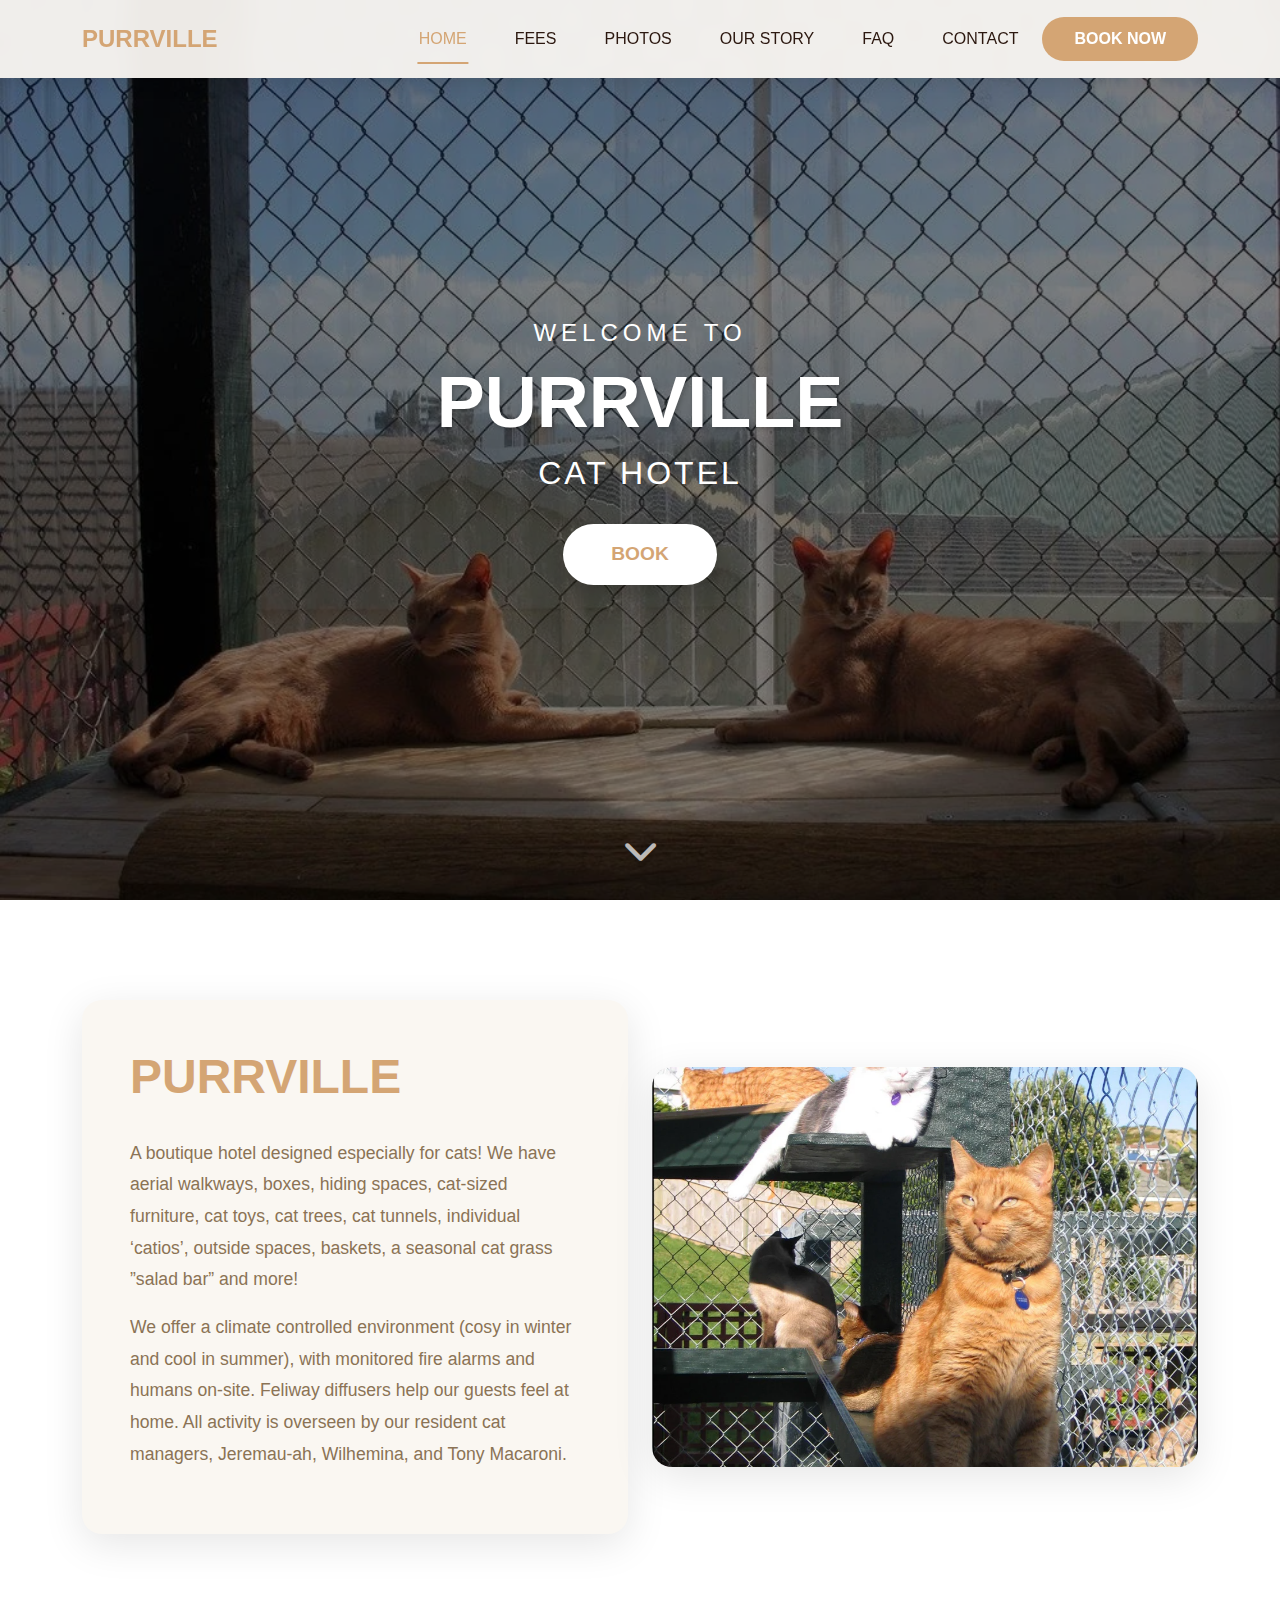
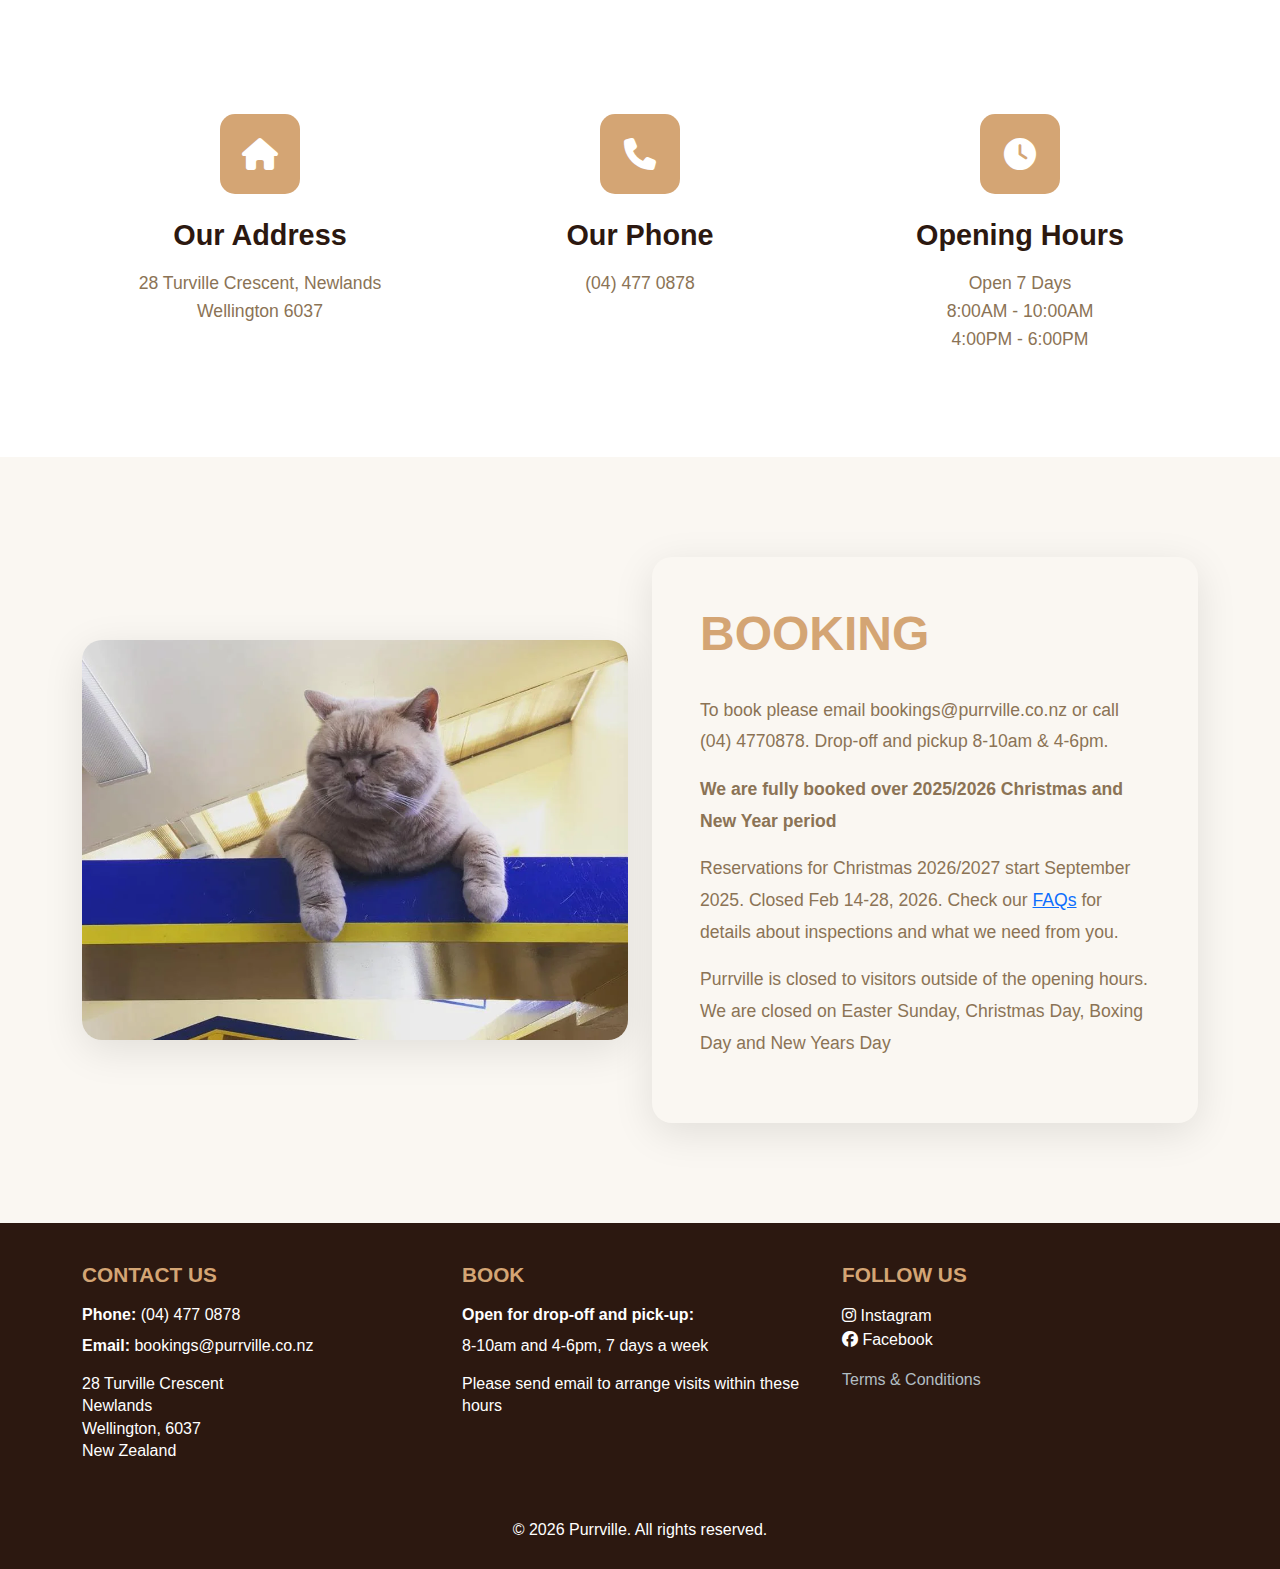
<file: index.html>
<!DOCTYPE html>
<html lang="en">
  <head>
    <meta charset="UTF-8" />
    <meta name="viewport" content="width=device-width, initial-scale=1.0" />
    <title>Purrville</title>
    <link
      href="https://cdn.jsdelivr.net/npm/bootstrap@5.3.0/dist/css/bootstrap.min.css"
      rel="stylesheet"
    />
    <link
      rel="stylesheet"
      href="https://cdnjs.cloudflare.com/ajax/libs/font-awesome/6.4.0/css/all.min.css"
    />
    <link rel="stylesheet" href="./styles.css" />
  </head>
  <body>
    <!-- Navigation -->
    <nav class="navbar navbar-expand-lg fixed-top">
      <div class="container">
        <a class="navbar-brand" href="#">PURRVILLE</a>
        <button
          class="navbar-toggler"
          type="button"
          data-bs-toggle="collapse"
          data-bs-target="#navbarNav"
        >
          <span class="navbar-toggler-icon"></span>
        </button>
        <div
          class="collapse navbar-collapse justify-content-end"
          id="navbarNav"
        >
          <ul class="navbar-nav align-items-center">
            <li class="nav-item">
              <a class="nav-link active" href="index.html">HOME</a>
            </li>
            <li class="nav-item">
              <a class="nav-link" href="fees.html">FEES</a>
            </li>
            <li class="nav-item">
              <a class="nav-link" href="photos.html">PHOTOS</a>
            </li>
            <li class="nav-item">
              <a class="nav-link" href="our-story.html">OUR STORY</a>
            </li>
            <li class="nav-item">
              <a class="nav-link" href="faq.html">FAQ</a>
            </li>
            <li class="nav-item">
              <a class="nav-link" href="#contact">CONTACT</a>
            </li>
            <li class="nav-item">
              <button
                class="btn-book"
                onclick="window.location.href='mailto:bookings@purrville.co.nz'"
              >
                BOOK NOW
              </button>
            </li>
          </ul>
        </div>
      </div>
    </nav>

    <!-- Hero Section -->
    <section class="hero" id="home">
      <div class="hero-content">
        <p class="welcome-text">WELCOME TO</p>
        <h1>PURRVILLE</h1>
        <h2>CAT HOTEL</h2>
        <button class="btn-hero" onclick="location.href='#booking'">
          BOOK
        </button>
      </div>
      <div class="scroll-indicator"><i class="fas fa-chevron-down"></i></div>
    </section>

    <!-- About Section -->
    <section class="about-section" id="about">
      <div class="container">
        <div class="row align-items-center">
          <div class="col-lg-6 mb-4 mb-lg-0">
            <div class="about-content">
              <h2 class="section-title">PURRVILLE</h2>
              <p class="about-text">
                A boutique hotel designed especially for cats! We have aerial
                walkways, boxes, hiding spaces, cat-sized furniture, cat toys,
                cat trees, cat tunnels, individual ‘catios’, outside spaces,
                baskets, a seasonal cat grass ”salad bar” and more!
              </p>
              <p class="about-text">
                We offer a climate controlled environment (cosy in winter and
                cool in summer), with monitored fire alarms and humans on-site.
                Feliway diffusers help our guests feel at home. All activity is
                overseen by our resident cat managers, Jeremau-ah, Wilhemina,
                and Tony Macaroni.
              </p>
            </div>
          </div>
          <div class="col-lg-6"><div class="image image-about"></div></div>
        </div>
      </div>
    </section>

    <!-- Info Banner -->
    <section class="info-banner">
      <div class="container">
        <div class="row text-center">
          <div class="col-md-4 mb-4">
            <a
              href="https://www.google.com/maps/place/28+Turville+Crescent,+Newlands,+Wellington+6037"
              target="_blank"
              class="map-link"
            >
              <div class="info-banner-icon"><i class="fas fa-home"></i></div>
              <h3 class="info-banner-title">Our Address</h3>
              <p class="info-banner-text">
                28 Turville Crescent, Newlands<br />Wellington 6037
              </p>
            </a>
          </div>
          <div class="col-md-4 mb-4">
            <div class="info-banner-icon"><i class="fas fa-phone"></i></div>
            <h3 class="info-banner-title">Our Phone</h3>
            <p class="info-banner-text">(04) 477 0878</p>
          </div>
          <div class="col-md-4 mb-4">
            <div class="info-banner-icon"><i class="fas fa-clock"></i></div>
            <h3 class="info-banner-title">Opening Hours</h3>
            <p class="info-banner-text">
              Open 7 Days<br />8:00AM - 10:00AM<br />4:00PM - 6:00PM
            </p>
          </div>
        </div>
      </div>
    </section>

    <!-- Booking Section -->
    <section class="booking-section" id="booking">
      <div class="container">
        <div class="row align-items-center">
          <div class="col-lg-6 mb-4 mb-lg-0 order-lg-1 order-2">
            <div class="image image-booking"></div>
          </div>
          <div class="col-lg-6 order-lg-2 order-1">
            <div class="about-content">
              <h2 class="section-title">BOOKING</h2>
              <p class="about-text">
                To book please email bookings@purrville.co.nz or call (04)
                4770878. Drop-off and pickup 8-10am & 4-6pm. <br />
              </p>
              <p class="about-text">
                <strong
                  >We are fully booked over 2025/2026 Christmas and New Year
                  period
                </strong>
              </p>
              <p class="about-text">
                Reservations for Christmas 2026/2027 start September 2025.
                Closed Feb 14-28, 2026. Check our
                <a href="faq.html">FAQs</a> for details about inspections and
                what we need from you.
              </p>

              <p class="about-text">
                Purrville is closed to visitors outside of the opening hours. We
                are closed on Easter Sunday, Christmas Day, Boxing Day and New
                Years Day
              </p>
            </div>
          </div>
        </div>
      </div>
    </section>

    <!-- Footer -->
    <footer id="contact">
      <div class="container">
        <div class="row">
          <div class="col-md-4 mb-4">
            <h3 class="footer-title">CONTACT US</h3>
            <p><strong>Phone:</strong> (04) 477 0878</p>
            <p><strong>Email:</strong> bookings@purrville.co.nz</p>
            <p class="mt-3">
              28 Turville Crescent<br />
              Newlands<br />
              Wellington, 6037<br />
              New Zealand
            </p>
          </div>

          <div class="col-md-4 mb-4">
            <h3 class="footer-title">BOOK</h3>
            <p><strong>Open for drop-off and pick-up:</strong></p>
            <p>8-10am and 4-6pm, 7 days a week</p>
            <p class="mt-3">
              Please send email to arrange visits within these hours
            </p>
          </div>

          <div class="col-md-4 mb-4">
            <h3 class="footer-title">FOLLOW US</h3>

            <a href="http://instagram.com/hotel_purrville" class="social-icon">
              <i class="fab fa-instagram"></i> Instagram </a
            ><br />

            <a
              href="http://www.facebook.com/purrvillecathotel/"
              class="social-icon"
              target="_blank"
            >
              <i class="fab fa-facebook"></i> Facebook
            </a>

            <!-- Terms link -->
            <div class="mt-3">
              <a href="terms-conditions.html" class="footer-link">
                Terms & Conditions
              </a>
            </div>
          </div>
        </div>

        <div class="row mt-4">
          <div class="col-12 text-center">
            <p>&copy; 2026 Purrville. All rights reserved. </p>
          </div>
        </div>
      </div>
    </footer>

    <script src="https://cdn.jsdelivr.net/npm/bootstrap@5.3.0/dist/js/bootstrap.bundle.min.js"></script>
    <script>
      // Navbar scroll effect
      window.addEventListener("scroll", () => {
        document
          .querySelector(".navbar")
          .classList.toggle("scrolled", window.scrollY > 50);
      });

      // Smooth scrolling
      document.querySelectorAll('a[href^="#"]').forEach((anchor) => {
        anchor.addEventListener("click", (e) => {
          e.preventDefault();
          const target = document.querySelector(anchor.getAttribute("href"));
          if (target)
            target.scrollIntoView({ behavior: "smooth", block: "start" });
        });
      });
    </script>
  </body>
</html>
</file>
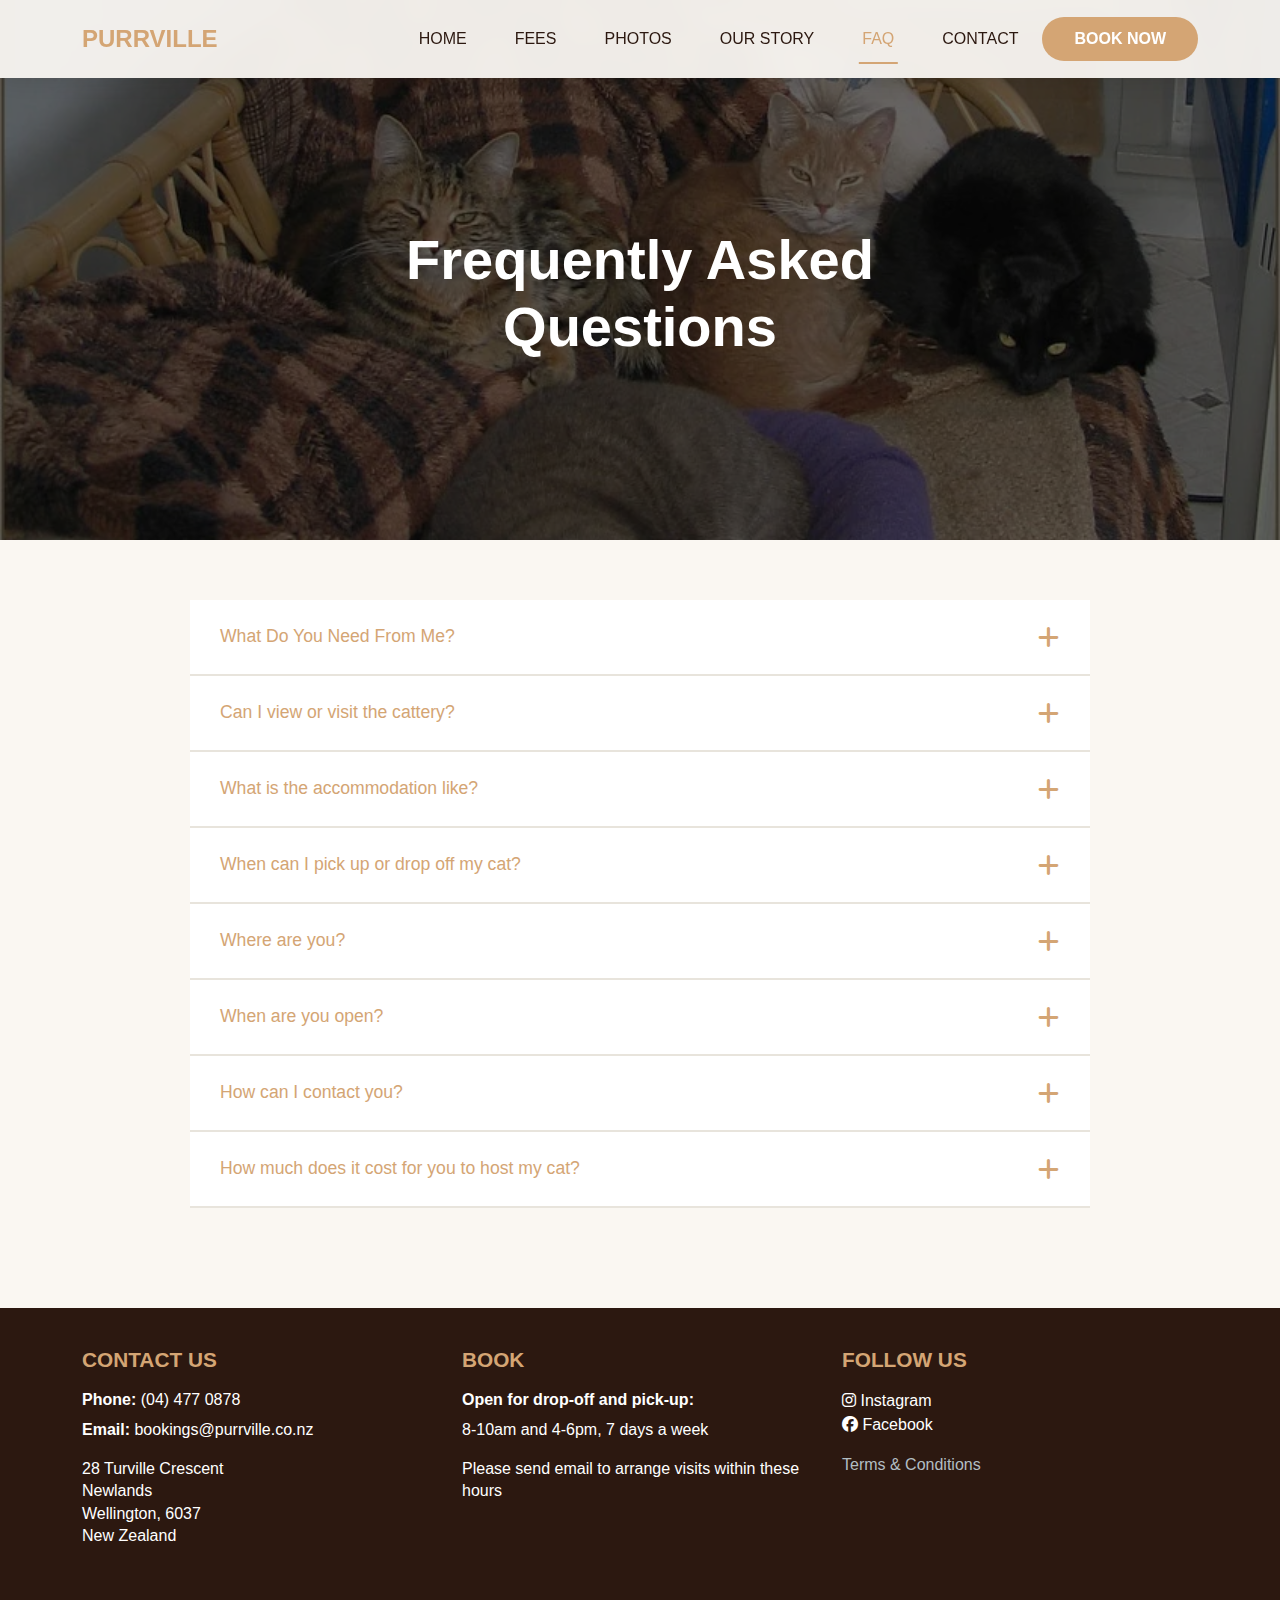
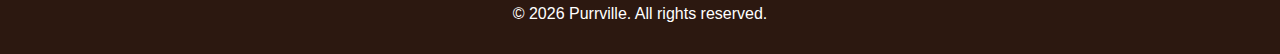
<file: faq.html>
<!DOCTYPE html>
<html lang="en">
  <head>
    <meta charset="UTF-8" />
    <meta name="viewport" content="width=device-width, initial-scale=1.0" />
    <title>FAQ - Purrville</title>
    <link
      href="https://cdn.jsdelivr.net/npm/bootstrap@5.3.0/dist/css/bootstrap.min.css"
      rel="stylesheet"
    />
    <link
      rel="stylesheet"
      href="https://cdnjs.cloudflare.com/ajax/libs/font-awesome/6.4.0/css/all.min.css"
    />
    <link rel="stylesheet" href="styles.css" />
  </head>
  <body>
    <!-- Navigation -->
    <nav class="navbar navbar-expand-lg fixed-top">
      <div class="container">
        <a class="navbar-brand" href="index.html">PURRVILLE</a>
        <button
          class="navbar-toggler"
          type="button"
          data-bs-toggle="collapse"
          data-bs-target="#navbarNav"
        >
          <span class="navbar-toggler-icon"></span>
        </button>
        <div
          class="collapse navbar-collapse justify-content-end"
          id="navbarNav"
        >
          <ul class="navbar-nav align-items-center">
            <li class="nav-item">
              <a class="nav-link" href="index.html">HOME</a>
            </li>
            <li class="nav-item">
              <a class="nav-link" href="fees.html">FEES</a>
            </li>
            <li class="nav-item">
              <a class="nav-link" href="photos.html">PHOTOS</a>
            </li>
            <li class="nav-item">
              <a class="nav-link" href="our-story.html">OUR STORY</a>
            </li>
            <li class="nav-item">
              <a class="nav-link active" href="faq.html">FAQ</a>
            </li>
            <li class="nav-item">
              <a class="nav-link" href="#contact">CONTACT</a>
            </li>
            <li class="nav-item">
              <button
                class="btn-book"
                onclick="window.location.href='mailto:bookings@purrville.co.nz'"
              >
                BOOK NOW
              </button>
            </li>
          </ul>
        </div>
      </div>
    </nav>

    <!-- Hero Section -->
    <section class="other-hero faq-hero">
      <div class="container">
        <h1 class="title">
          Frequently Asked <br />
          Questions
        </h1>
      </div>
    </section>

    <!-- FAQ Section -->
    <section class="faq-section">
      <div class="container">
        <div class="faq-container">
          <!-- FAQ Item 1 -->
          <div class="faq-item">
            <div class="faq-question">
              <h3 class="faq-question-text">What Do You Need From Me?</h3>
              <i class="fas fa-plus faq-icon"></i>
            </div>
            <div class="faq-answer">
              <div class="faq-answer-text">
                <ul class="boarding-requirements">
                  <li>
                    Current vaccination certificates for cat flu and feline
                    enteritis at the time of boarding. All guests are required
                    to be vaccinated annually.
                  </li>

                  <li>
                    Booster vaccinations that are due must be administered no
                    less than 14 days prior to your booking.
                  </li>

                  <li>
                    Assurance of regular treatment for worms and fleas; please
                    treat 14 days prior to your booking.
                  </li>

                  <li>
                    Enough prescribed medication for the duration of your cat’s
                    stay.
                  </li>

                  <li>
                    Any pertinent medical information (e.g. seizures, allergies,
                    or other special health concerns).
                  </li>

                  <li>
                    Sufficient food for any special diet and feeding
                    instructions.
                  </li>

                  <li>
                    Bedding – we provide a bed and bedding, but you’re welcome
                    to bring a blanket or something similar from home (nothing
                    too large). Familiar smells from home can help settle your
                    cat in new surroundings.
                  </li>

                  <li>
                    Your contact details and an alternative emergency contact
                    based in Wellington.
                  </li>

                  <li>
                    Your authority to release your cat to someone other than
                    yourself (if needed).
                  </li>

                  <li>
                    Payment by cash, eftpos (no credit), or online bank transfer
                    prior to departure.
                  </li>
                </ul>
              </div>
            </div>
          </div>

          <!-- FAQ Item 2 -->
          <div class="faq-item">
            <div class="faq-question">
              <h3 class="faq-question-text">
                Can I view or visit the cattery?
              </h3>
              <i class="fas fa-plus faq-icon"></i>
            </div>
            <div class="faq-answer">
              <div class="faq-answer-text">
                <p>
                  We encourage new clients to come and view our set up before
                  making a reservation.
                </p>

                <p>A few things to note:</p>

                <p>
                  Visits and viewings are by appointment only — the wellbeing of
                  our guests is our top priority and we try to keep any
                  disruptions to their routine to a minimum. For this reason, we
                  aren't able to have viewings over peak periods and prefer to
                  have one set of visitors at a time.
                </p>

                <p>
                  We also want to be able to give you a proper tour, so there
                  will be days that are more suitable than others for you to
                  come by.
                </p>

                <p>
                  Please email to arrange a visit within our working hours and
                  we'll get back to you with some options.
                </p>
              </div>
            </div>
          </div>

          <!-- FAQ Item 3 -->
          <div class="faq-item">
            <div class="faq-question">
              <h3 class="faq-question-text">What is the accommodation like?</h3>
              <i class="fas fa-plus faq-icon"></i>
            </div>
            <div class="faq-answer">
              <div class="faq-answer-text">
                <p>We offer 2 types of rooms:</p>
                <ul>
                  <li>
                    Individual 'loft style apartments' with access to our semi
                    communal area during the day.( Suitable for one cat).
                  </li>
                  <li>
                    Double sized private rooms with individual outside catios
                    (subject to availability)
                  </li>
                </ul>
                <p>
                  There are aerial walkways, boxes, hiding spaces, cat-sized
                  furniture, cat toys, cat trees, cat tunnels, baskets and
                  outside spaces.
                </p>

                <p>
                  The climate is cosy in winter and cool in summer. There’s a
                  monitored fire alarm system and humans living on site as well.
                </p>
              </div>
            </div>
          </div>

          <!-- FAQ Item 4 -->
          <div class="faq-item">
            <div class="faq-question">
              <h3 class="faq-question-text">
                When can I pick up or drop off my cat?
              </h3>
              <i class="fas fa-plus faq-icon"></i>
            </div>
            <div class="faq-answer">
              <div class="faq-answer-text">
                <p>
                  Please call or email to arrange a time between 8-10am and
                  4-6pm
                </p>
              </div>
            </div>
          </div>

          <!-- FAQ Item 5 -->
          <div class="faq-item">
            <div class="faq-question">
              <h3 class="faq-question-text">Where are you?</h3>
              <i class="fas fa-plus faq-icon"></i>
            </div>
            <div class="faq-answer">
              <div class="faq-answer-text">
                <p>28 Turville Crescent, Newlands.</p>
              </div>
            </div>
          </div>

          <!-- FAQ Item 6 -->
          <div class="faq-item">
            <div class="faq-question">
              <h3 class="faq-question-text">When are you open?</h3>
              <i class="fas fa-plus faq-icon"></i>
            </div>
            <div class="faq-answer">
              <div class="faq-answer-text">
                <p>
                  Please call to arrange visits between: 8-10am and 4-6pm, 7
                  days a week.
                </p>
                <p>
                  Purrville is closed to visitors outside of the opening hours.
                </p>
                <p>
                  We are closed on Easter Sunday, Christmas Day, Boxing Day and
                  New Years Day.
                </p>
              </div>
            </div>
          </div>

          <!-- FAQ Item 7 -->
          <div class="faq-item">
            <div class="faq-question">
              <h3 class="faq-question-text">How can I contact you?</h3>
              <i class="fas fa-plus faq-icon"></i>
            </div>
            <div class="faq-answer">
              <div class="faq-answer-text">
                <p>
                  Email us at <strong>bookings@purrville.co.nz</strong> or
                  telephone <strong>(04) 477 0878</strong>
                </p>
              </div>
            </div>
          </div>

          <!-- FAQ Item 8 -->
          <div class="faq-item">
            <div class="faq-question">
              <h3 class="faq-question-text">
                How much does it cost for you to host my cat?
              </h3>
              <i class="fas fa-plus faq-icon"></i>
            </div>
            <div class="faq-answer">
              <div class="faq-answer-text">
                <p>
                  Please read our
                  <span><a href="fees.html">Fees page</a></span> for a full
                  breakdown of costs including extras for medication and other
                  treatments.
                </p>

                <p>We accept cash, Eftpos or internet banking.</p>
              </div>
            </div>
          </div>
        </div>
      </div>
    </section>

    <!-- Footer -->
    <footer id="contact">
      <div class="container">
        <div class="row">
          <div class="col-md-4 mb-4">
            <h3 class="footer-title">CONTACT US</h3>
            <p><strong>Phone:</strong> (04) 477 0878</p>
            <p><strong>Email:</strong> bookings@purrville.co.nz</p>
            <p class="mt-3">
              28 Turville Crescent<br />
              Newlands<br />
              Wellington, 6037<br />
              New Zealand
            </p>
          </div>

          <div class="col-md-4 mb-4">
            <h3 class="footer-title">BOOK</h3>
            <p><strong>Open for drop-off and pick-up:</strong></p>
            <p>8-10am and 4-6pm, 7 days a week</p>
            <p class="mt-3">
              Please send email to arrange visits within these hours
            </p>
          </div>

          <div class="col-md-4 mb-4">
            <h3 class="footer-title">FOLLOW US</h3>

            <a
              href="http://instagram.com/hotel_purrville"
              class="social-icon"
              target="_blank"
            >
              <i class="fab fa-instagram"></i> Instagram </a
            ><br />

            <a
              href="http://www.facebook.com/purrvillecathotel/"
              class="social-icon"
              target="_blank"
            >
              <i class="fab fa-facebook"></i> Facebook
            </a>

            <!-- Terms link -->
            <div class="mt-3">
              <a href="terms-conditions.html" class="footer-link">
                Terms & Conditions
              </a>
            </div>
          </div>
        </div>

        <div class="row mt-4">
          <div class="col-12 text-center">
            <p>&copy; 2026 Purrville. All rights reserved.</p>
          </div>
        </div>
      </div>
    </footer>

    <script src="https://cdn.jsdelivr.net/npm/bootstrap@5.3.0/dist/js/bootstrap.bundle.min.js"></script>
    <script>
      // Navbar scroll effect
      window.addEventListener("scroll", function () {
        const navbar = document.querySelector(".navbar");
        if (window.scrollY > 50) {
          navbar.classList.add("scrolled");
        } else {
          navbar.classList.remove("scrolled");
        }
      });

      // FAQ Accordion
      document.querySelectorAll(".faq-question").forEach((question) => {
        question.addEventListener("click", function () {
          const faqItem = this.parentElement;
          const isActive = faqItem.classList.contains("active");

          // Close all other FAQ items
          document.querySelectorAll(".faq-item").forEach((item) => {
            item.classList.remove("active");
          });

          // Toggle current item
          if (!isActive) {
            faqItem.classList.add("active");
          }
        });
      });
    </script>
  </body>
</html>
</file>
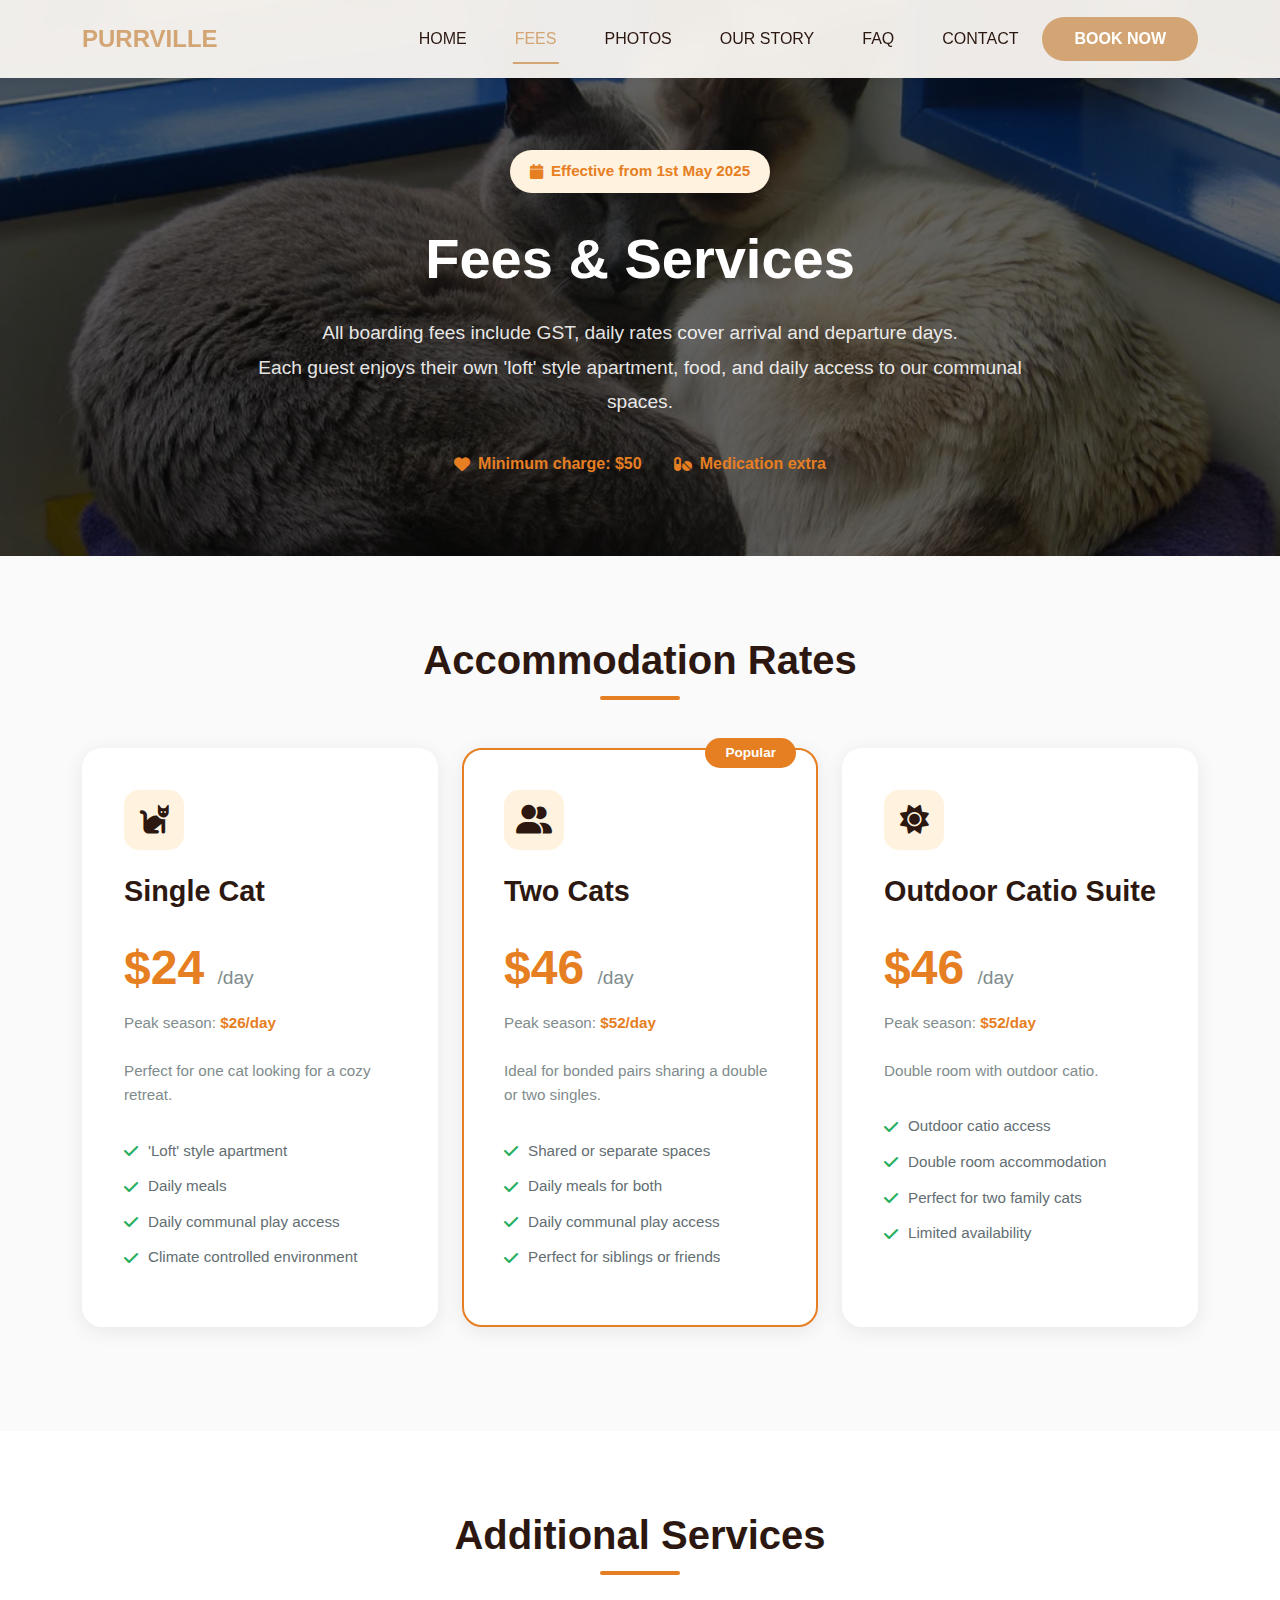
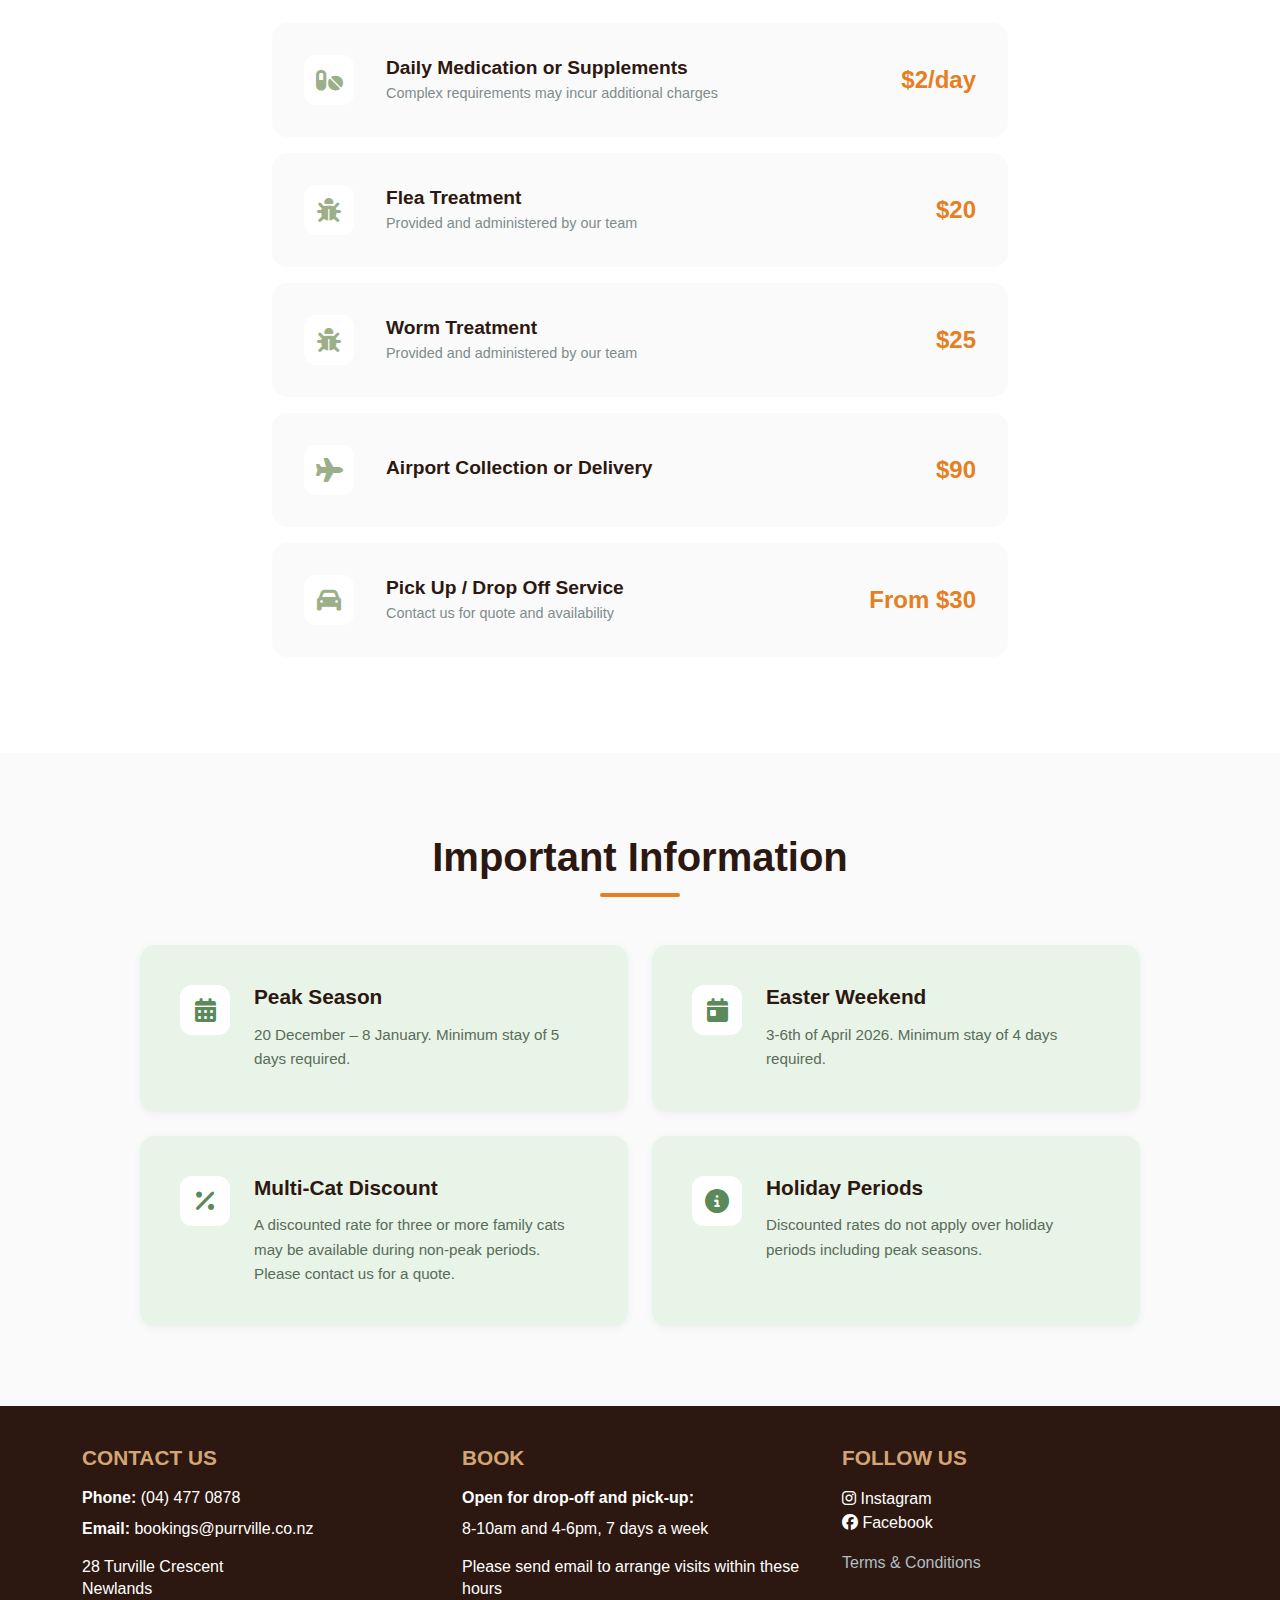
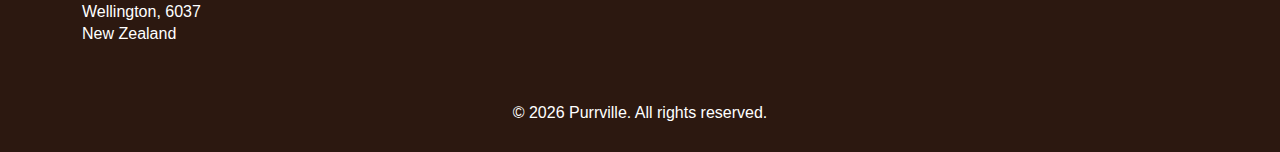
<file: fees.html>
<!DOCTYPE html>
<html lang="en">
  <head>
    <meta charset="UTF-8" />
    <meta name="viewport" content="width=device-width, initial-scale=1.0" />
    <title>Fees - Purrville</title>
    <link
      href="https://cdn.jsdelivr.net/npm/bootstrap@5.3.0/dist/css/bootstrap.min.css"
      rel="stylesheet"
    />
    <link
      rel="stylesheet"
      href="https://cdnjs.cloudflare.com/ajax/libs/font-awesome/6.4.0/css/all.min.css"
    />
    <link rel="stylesheet" href="./styles.css" />
  </head>
  <body>
    <!-- Navigation -->
    <nav class="navbar navbar-expand-lg fixed-top">
      <div class="container">
        <a class="navbar-brand" href="index.html">PURRVILLE</a>
        <button
          class="navbar-toggler"
          type="button"
          data-bs-toggle="collapse"
          data-bs-target="#navbarNav"
        >
          <span class="navbar-toggler-icon"></span>
        </button>
        <div
          class="collapse navbar-collapse justify-content-end"
          id="navbarNav"
        >
          <ul class="navbar-nav align-items-center">
            <li class="nav-item">
              <a class="nav-link" href="index.html">HOME</a>
            </li>
            <li class="nav-item">
              <a class="nav-link active" href="fees.html">FEES</a>
            </li>
            <li class="nav-item">
              <a class="nav-link" href="photos.html">PHOTOS</a>
            </li>
            <li class="nav-item">
              <a class="nav-link" href="our-story.html">OUR STORY</a>
            </li>
            <li class="nav-item">
              <a class="nav-link" href="faq.html">FAQ</a>
            </li>
            <li class="nav-item">
              <a class="nav-link" href="#contact">CONTACT</a>
            </li>
            <li class="nav-item">
              <button
                class="btn-book"
                onclick="window.location.href='mailto:bookings@purrville.co.nz'"
              >
                BOOK NOW
              </button>
            </li>
          </ul>
        </div>
      </div>
    </nav>

    <!-- Hero Section -->
    <section class="other-hero fees-page-hero">
      <div class="container">
        <div class="effective-date">
          <i class="fas fa-calendar"></i>
          Effective from 1st May 2025
        </div>
        <h1 class="title">Fees & Services</h1>
        <p class="subtitle">
          All boarding fees include GST, daily rates cover arrival and departure
          days.<br />
          Each guest enjoys their own 'loft' style apartment, food, and daily
          access to our communal spaces.
        </p>
        <div class="info-badges">
          <div class="info-badge">
            <i class="fas fa-heart"></i>
            Minimum charge: $50
          </div>
          <div class="info-badge">
            <i class="fas fa-pills"></i>
            Medication extra
          </div>
        </div>
      </div>
    </section>

    <!-- Accommodation Rates Section -->
    <section class="rates-section">
      <div class="container">
        <h2 class="section-title">Accommodation Rates</h2>
        <div class="row">
          <!-- Single Cat -->
          <div class="col-lg-4 mb-4">
            <div class="rate-card">
              <div class="rate-icon">
                <i class="fas fa-cat"></i>
              </div>
              <h3 class="rate-name">Single Cat</h3>
              <div class="rate-price">$24 <span>/day</span></div>
              <p class="peak-season">Peak season: <strong>$26/day</strong></p>
              <p class="rate-description">
                Perfect for one cat looking for a cozy retreat.
              </p>
              <ul class="rate-features">
                <li>
                  <i class="fas fa-check"></i> 'Loft' style apartment
                </li>
                <li><i class="fas fa-check"></i> Daily meals</li>
                <li><i class="fas fa-check"></i> Daily communal play access</li>
                <li>
                  <i class="fas fa-check"></i> Climate controlled environment
                </li>
              </ul>
            </div>
          </div>

          <!-- Two Cats -->
          <div class="col-lg-4 mb-4">
            <div class="rate-card popular">
              <span class="popular-badge">Popular</span>
              <div class="rate-icon">
                <i class="fas fa-user-friends"></i>
              </div>
              <h3 class="rate-name">Two Cats</h3>
              <div class="rate-price">$46 <span>/day</span></div>
              <p class="peak-season">Peak season: <strong>$52/day</strong></p>
              <p class="rate-description">
                Ideal for bonded pairs sharing a double or two singles.
              </p>
              <ul class="rate-features">
                <li><i class="fas fa-check"></i> Shared or separate spaces</li>
                <li><i class="fas fa-check"></i> Daily meals for both</li>
                <li><i class="fas fa-check"></i> Daily communal play access</li>
                <li>
                  <i class="fas fa-check"></i> Perfect for siblings or friends
                </li>
              </ul>
            </div>
          </div>

          <!-- Outdoor Catio Suite -->
          <div class="col-lg-4 mb-4">
            <div class="rate-card">
              <div class="rate-icon">
                <i class="fas fa-sun"></i>
              </div>
              <h3 class="rate-name">Outdoor Catio Suite</h3>
              <div class="rate-price">$46 <span>/day</span></div>
              <p class="peak-season">Peak season: <strong>$52/day</strong></p>
              <p class="rate-description">
                Double room with outdoor catio.
              </p>
              <ul class="rate-features">
                <li>
                  <i class="fas fa-check"></i> Outdoor catio access
                </li>
                <li><i class="fas fa-check"></i> Double room accommodation</li>
                <li>
                  <i class="fas fa-check"></i> Perfect for two family cats
                </li>
                <li><i class="fas fa-check"></i> Limited availability</li>
              </ul>
            </div>
          </div>
        </div>
      </div>
    </section>

    <!-- Additional Services Section -->
    <section class="services-section">
      <div class="container">
        <h2 class="section-title">Additional Services</h2>
        <div class="row justify-content-center">
          <div class="col-lg-8">
            <div class="service-card">
              <div class="service-content">
                <div class="service-icon-wrapper">
                  <i class="fas fa-pills"></i>
                </div>
                <div class="service-info">
                  <h3 class="service-name">Daily Medication or Supplements</h3>
                  <p class="service-description">
                    Complex requirements may incur additional charges
                  </p>
                </div>
                <div class="service-price">$2/day</div>
              </div>
            </div>

            <div class="service-card">
              <div class="service-content">
                <div class="service-icon-wrapper">
                  <i class="fas fa-bug"></i>
                </div>
                <div class="service-info">
                  <h3 class="service-name">Flea Treatment</h3>
                  <p class="service-description">
                    Provided and administered by our team
                  </p>
                </div>
                <div class="service-price">$20</div>
              </div>
            </div>

            <div class="service-card">
              <div class="service-content">
                <div class="service-icon-wrapper">
                  <i class="fas fa-bug"></i>
                </div>
                <div class="service-info">
                  <h3 class="service-name">Worm Treatment</h3>
                  <p class="service-description">
                    Provided and administered by our team
                  </p>
                </div>
                <div class="service-price">$25</div>
              </div>
            </div>

            <div class="service-card">
              <div class="service-content">
                <div class="service-icon-wrapper">
                  <i class="fas fa-plane"></i>
                </div>
                <div class="service-info">
                  <h3 class="service-name">Airport Collection or Delivery</h3>
                  <p class="service-description"></p>
                </div>
                <div class="service-price">$90</div>
              </div>
            </div>

            <div class="service-card">
              <div class="service-content">
                <div class="service-icon-wrapper">
                  <i class="fas fa-car"></i>
                </div>
                <div class="service-info">
                  <h3 class="service-name">Pick Up / Drop Off Service</h3>
                  <p class="service-description">
                    Contact us for quote and availability
                  </p>
                </div>
                <div class="service-price">From $30</div>
              </div>
            </div>
          </div>
        </div>
      </div>
    </section>

    <!-- Important Information Section -->
    <section class="info-section">
      <div class="container">
        <h2 class="section-title">Important Information</h2>
        <div class="info-grid">
          <div class="info-card">
            <div class="info-icon">
              <i class="fas fa-calendar-alt"></i>
            </div>
            <div class="info-content">
              <h3 class="info-title">Peak Season</h3>
              <p class="info-text">
                20 December – 8 January. Minimum stay of 5 days required.
              </p>
            </div>
          </div>

          <div class="info-card">
            <div class="info-icon">
              <i class="fas fa-calendar-day"></i>
            </div>
            <div class="info-content">
              <h3 class="info-title">Easter Weekend</h3>
              <p class="info-text">
                3-6th of April 2026. Minimum stay of 4 days required.
              </p>
            </div>
          </div>

          <div class="info-card">
            <div class="info-icon">
              <i class="fas fa-percentage"></i>
            </div>
            <div class="info-content">
              <h3 class="info-title">Multi-Cat Discount</h3>
              <p class="info-text">
                A discounted rate for three or more family cats may be available
                during non-peak periods. Please contact us for a quote.
              </p>
            </div>
          </div>

          <div class="info-card">
            <div class="info-icon">
              <i class="fas fa-info-circle"></i>
            </div>
            <div class="info-content">
              <h3 class="info-title">Holiday Periods</h3>
              <p class="info-text">
                Discounted rates do not apply over holiday periods including
                peak seasons.
              </p>
            </div>
          </div>
        </div>
      </div>
    </section>
    <!-- Footer -->
    <footer id="contact">
      <div class="container">
        <div class="row">
          <div class="col-md-4 mb-4">
            <h3 class="footer-title">CONTACT US</h3>
            <p><strong>Phone:</strong> (04) 477 0878</p>
            <p><strong>Email:</strong> bookings@purrville.co.nz</p>
            <p class="mt-3">
              28 Turville Crescent<br />
              Newlands<br />
              Wellington, 6037<br />
              New Zealand
            </p>
          </div>

          <div class="col-md-4 mb-4">
            <h3 class="footer-title">BOOK</h3>
            <p><strong>Open for drop-off and pick-up:</strong></p>
            <p>8-10am and 4-6pm, 7 days a week</p>
            <p class="mt-3">
              Please send email to arrange visits within these hours
            </p>
          </div>

          <div class="col-md-4 mb-4">
            <h3 class="footer-title">FOLLOW US</h3>

            <a
              href="http://instagram.com/hotel_purrville"
              class="social-icon"
              target="_blank"
            >
              <i class="fab fa-instagram"></i> Instagram </a
            ><br />

            <a
              href="http://www.facebook.com/purrvillecathotel/"
              class="social-icon"
              target="_blank"
            >
              <i class="fab fa-facebook"></i> Facebook
            </a>

            <!-- Terms link -->
            <div class="mt-3">
              <a href="terms-conditions.html" class="footer-link">
                Terms & Conditions
              </a>
            </div>
          </div>
        </div>

        <div class="row mt-4">
          <div class="col-12 text-center">
            <p>&copy; 2026 Purrville. All rights reserved.</p>
          </div>
        </div>
      </div>
    </footer>

    <script src="https://cdn.jsdelivr.net/npm/bootstrap@5.3.0/dist/js/bootstrap.bundle.min.js"></script>
    <script>
      // Navbar scroll effect
      window.addEventListener("scroll", function () {
        const navbar = document.querySelector(".navbar");
        if (window.scrollY > 50) {
          navbar.classList.add("scrolled");
        } else {
          navbar.classList.remove("scrolled");
        }
      });
    </script>
  </body>
</html>
</file>
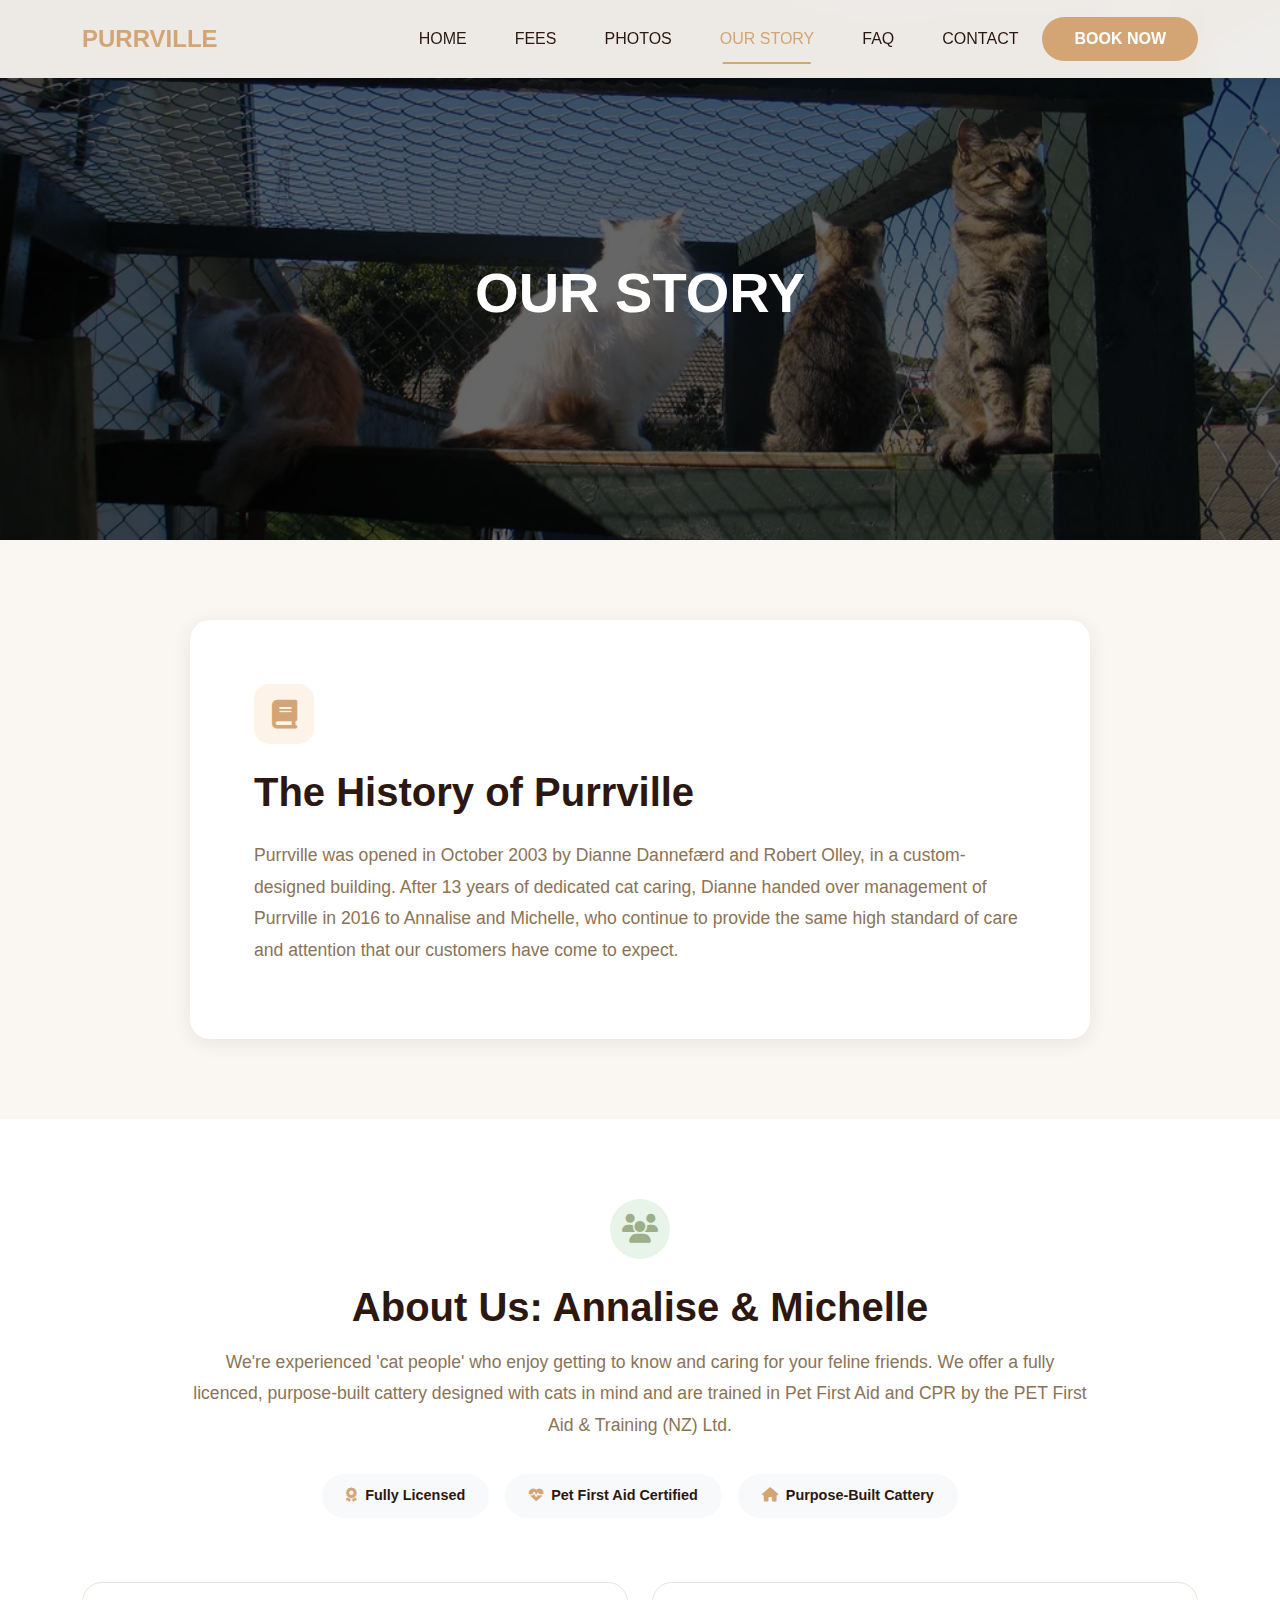
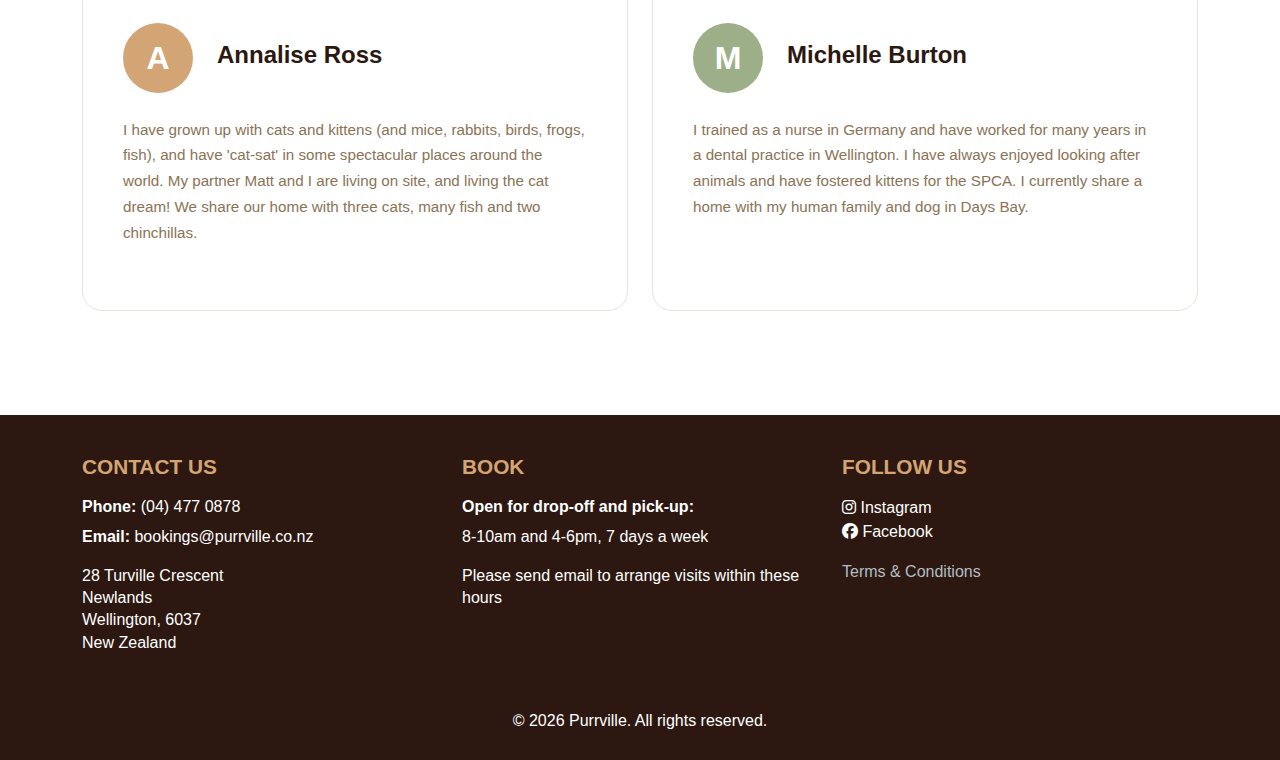
<file: our-story.html>
<!DOCTYPE html>
<html lang="en">
  <head>
    <meta charset="UTF-8" />
    <meta name="viewport" content="width=device-width, initial-scale=1.0" />
    <title>Our Story - Purrville</title>
    <link
      href="https://cdn.jsdelivr.net/npm/bootstrap@5.3.0/dist/css/bootstrap.min.css"
      rel="stylesheet"
    />
    <link
      rel="stylesheet"
      href="https://cdnjs.cloudflare.com/ajax/libs/font-awesome/6.4.0/css/all.min.css"
    />
    <link rel="stylesheet" href="./styles.css" />
  </head>
  <body>
    <!-- Navigation -->
    <nav class="navbar navbar-expand-lg fixed-top">
      <div class="container">
        <a class="navbar-brand" href="index.html">PURRVILLE</a>
        <button
          class="navbar-toggler"
          type="button"
          data-bs-toggle="collapse"
          data-bs-target="#navbarNav"
        >
          <span class="navbar-toggler-icon"></span>
        </button>
        <div
          class="collapse navbar-collapse justify-content-end"
          id="navbarNav"
        >
          <ul class="navbar-nav align-items-center">
            <li class="nav-item">
              <a class="nav-link" href="index.html">HOME</a>
            </li>
            <li class="nav-item">
              <a class="nav-link" href="fees.html">FEES</a>
            </li>
            <li class="nav-item">
              <a class="nav-link" href="photos.html">PHOTOS</a>
            </li>
            <li class="nav-item">
              <a class="nav-link active" href="our-story.html">OUR STORY</a>
            </li>
            <li class="nav-item">
              <a class="nav-link" href="faq.html">FAQ</a>
            </li>
            <li class="nav-item">
              <a class="nav-link" href="#contact">CONTACT</a>
            </li>
            <li class="nav-item">
              <button
                class="btn-book"
                onclick="window.location.href='mailto:bookings@purrville.co.nz'"
              >
                BOOK NOW
              </button>
            </li>
          </ul>
        </div>
      </div>
    </nav>

    <!-- Hero Section -->
    <section class="other-hero story-hero">
      <div class="container">
        <h1 class="title">OUR STORY</h1>
      </div>
    </section>

    <!-- History Section -->
    <section class="history-section">
      <div class="container">
        <div class="history-card">
          <div class="history-icon">
            <i class="fas fa-book"></i>
          </div>
          <h2 class="history-title">The History of Purrville</h2>
          <p class="history-text">
            Purrville was opened in October 2003 by Dianne Dannefærd and Robert
            Olley, in a custom-designed building. After 13 years of dedicated
            cat caring, Dianne handed over management of Purrville in 2016 to
            Annalise and Michelle, who continue to provide the same high
            standard of care and attention that our customers have come to
            expect.
          </p>
        </div>
      </div>
    </section>

    <!-- About Us Section -->
    <section class="about-us-section">
      <div class="container">
        <div class="about-us-header">
          <div class="about-icon">
            <i class="fas fa-users"></i>
          </div>
          <h2 class="about-us-title">About Us: Annalise & Michelle</h2>
          <p class="about-us-subtitle">
            We're experienced 'cat people' who enjoy getting to know and caring
            for your feline friends. We offer a fully licenced, purpose-built
            cattery designed with cats in mind and are trained in Pet First Aid
            and CPR by the PET First Aid & Training (NZ) Ltd.
          </p>
          <div class="credentials">
            <span class="credential-badge">
              <i class="fas fa-award"></i> Fully Licensed
            </span>
            <span class="credential-badge">
              <i class="fas fa-heart-pulse"></i> Pet First Aid Certified
            </span>
            <span class="credential-badge">
              <i class="fas fa-home"></i> Purpose-Built Cattery
            </span>
          </div>
        </div>

        <div class="row">
          <!-- Annalise Card -->
          <div class="col-md-6 mb-4">
            <div class="owner-card">
              <div class="owner-header">
                <div class="owner-avatar" style="background: #d4a574">A</div>
                <div class="owner-info">
                  <h3 class="owner-name">Annalise Ross</h3>
                </div>
              </div>
              <p class="owner-bio">
                I have grown up with cats and kittens (and mice, rabbits, birds,
                frogs, fish), and have 'cat-sat' in some spectacular places
                around the world. My partner Matt and I are living on site, and
                living the cat dream! We share our home with three cats, many
                fish and two chinchillas.
              </p>
            </div>
          </div>

          <!-- Michelle Card -->
          <div class="col-md-6 mb-4">
            <div class="owner-card">
              <div class="owner-header">
                <div class="owner-avatar" style="background: #9caf88">M</div>
                <div class="owner-info">
                  <h3 class="owner-name">Michelle Burton</h3>
                </div>
              </div>
              <p class="owner-bio">
                I trained as a nurse in Germany and have worked for many years
                in a dental practice in Wellington. I have always enjoyed
                looking after animals and have fostered kittens for the SPCA. I
                currently share a home with my human family and dog in Days Bay.
              </p>
            </div>
          </div>
        </div>
      </div>
    </section>

    <!-- Footer -->
    <footer id="contact">
      <div class="container">
        <div class="row">
          <div class="col-md-4 mb-4">
            <h3 class="footer-title">CONTACT US</h3>
            <p><strong>Phone:</strong> (04) 477 0878</p>
            <p><strong>Email:</strong> bookings@purrville.co.nz</p>
            <p class="mt-3">
              28 Turville Crescent<br />
              Newlands<br />
              Wellington, 6037<br />
              New Zealand
            </p>
          </div>

          <div class="col-md-4 mb-4">
            <h3 class="footer-title">BOOK</h3>
            <p><strong>Open for drop-off and pick-up:</strong></p>
            <p>8-10am and 4-6pm, 7 days a week</p>
            <p class="mt-3">
              Please send email to arrange visits within these hours
            </p>
          </div>

          <div class="col-md-4 mb-4">
            <h3 class="footer-title">FOLLOW US</h3>

            <a
              href="http://instagram.com/hotel_purrville"
              class="social-icon"
              target="_blank"
            >
              <i class="fab fa-instagram"></i> Instagram </a
            ><br />

            <a
              target="_blank"
              href="http://www.facebook.com/purrvillecathotel/"
              class="social-icon"
            >
              <i class="fab fa-facebook"></i> Facebook
            </a>

            <!-- Terms link -->
            <div class="mt-3">
              <a href="terms-conditions.html" class="footer-link">
                Terms & Conditions
              </a>
            </div>
          </div>
        </div>

        <div class="row mt-4">
          <div class="col-12 text-center">
            <p>&copy; 2026 Purrville. All rights reserved.</p>
          </div>
        </div>
      </div>
    </footer>

    <script src="https://cdn.jsdelivr.net/npm/bootstrap@5.3.0/dist/js/bootstrap.bundle.min.js"></script>
    <script>
      // Navbar scroll effect
      window.addEventListener("scroll", function () {
        const navbar = document.querySelector(".navbar");
        if (window.scrollY > 50) {
          navbar.classList.add("scrolled");
        } else {
          navbar.classList.remove("scrolled");
        }
      });

      // Smooth scrolling
      document.querySelectorAll('a[href^="#"]').forEach((anchor) => {
        anchor.addEventListener("click", function (e) {
          e.preventDefault();
          const target = document.querySelector(this.getAttribute("href"));
          if (target) {
            target.scrollIntoView({
              behavior: "smooth",
              block: "start",
            });
          }
        });
      });
    </script>
  </body>
</html>
</file>
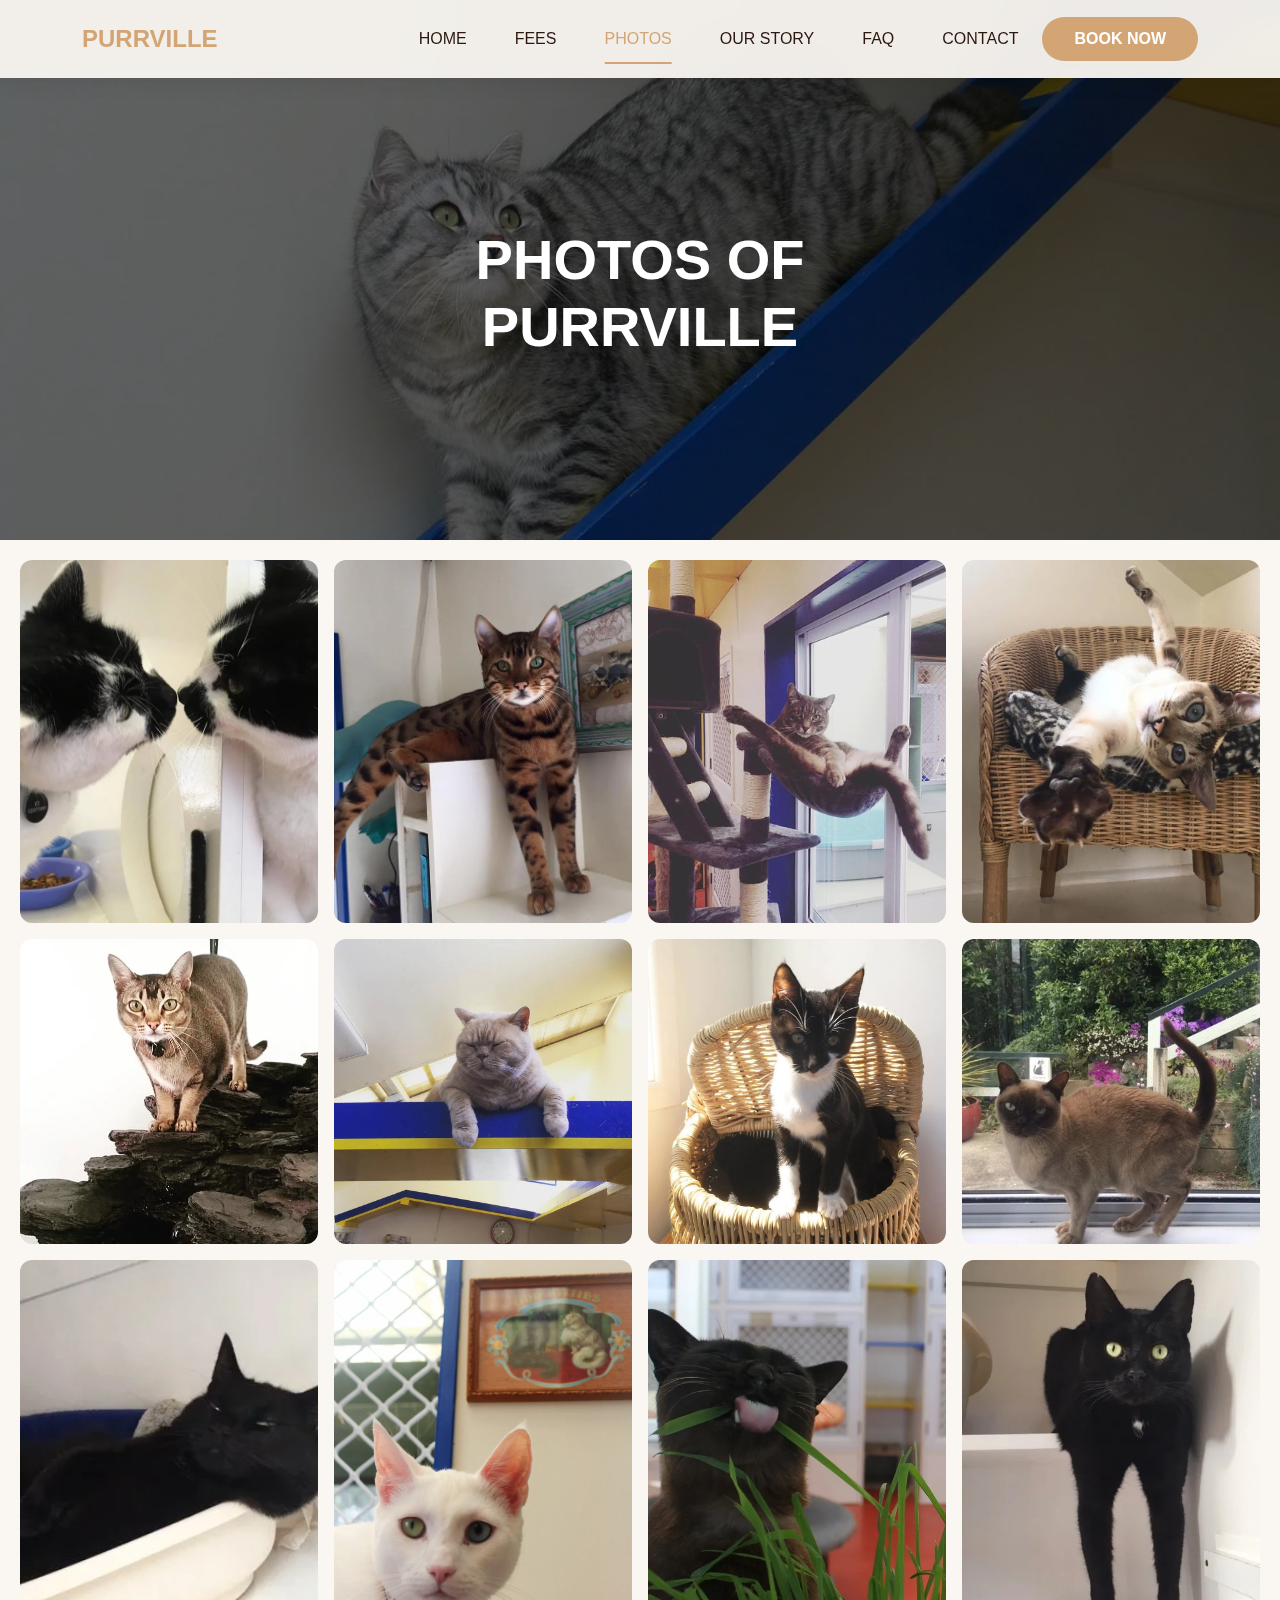
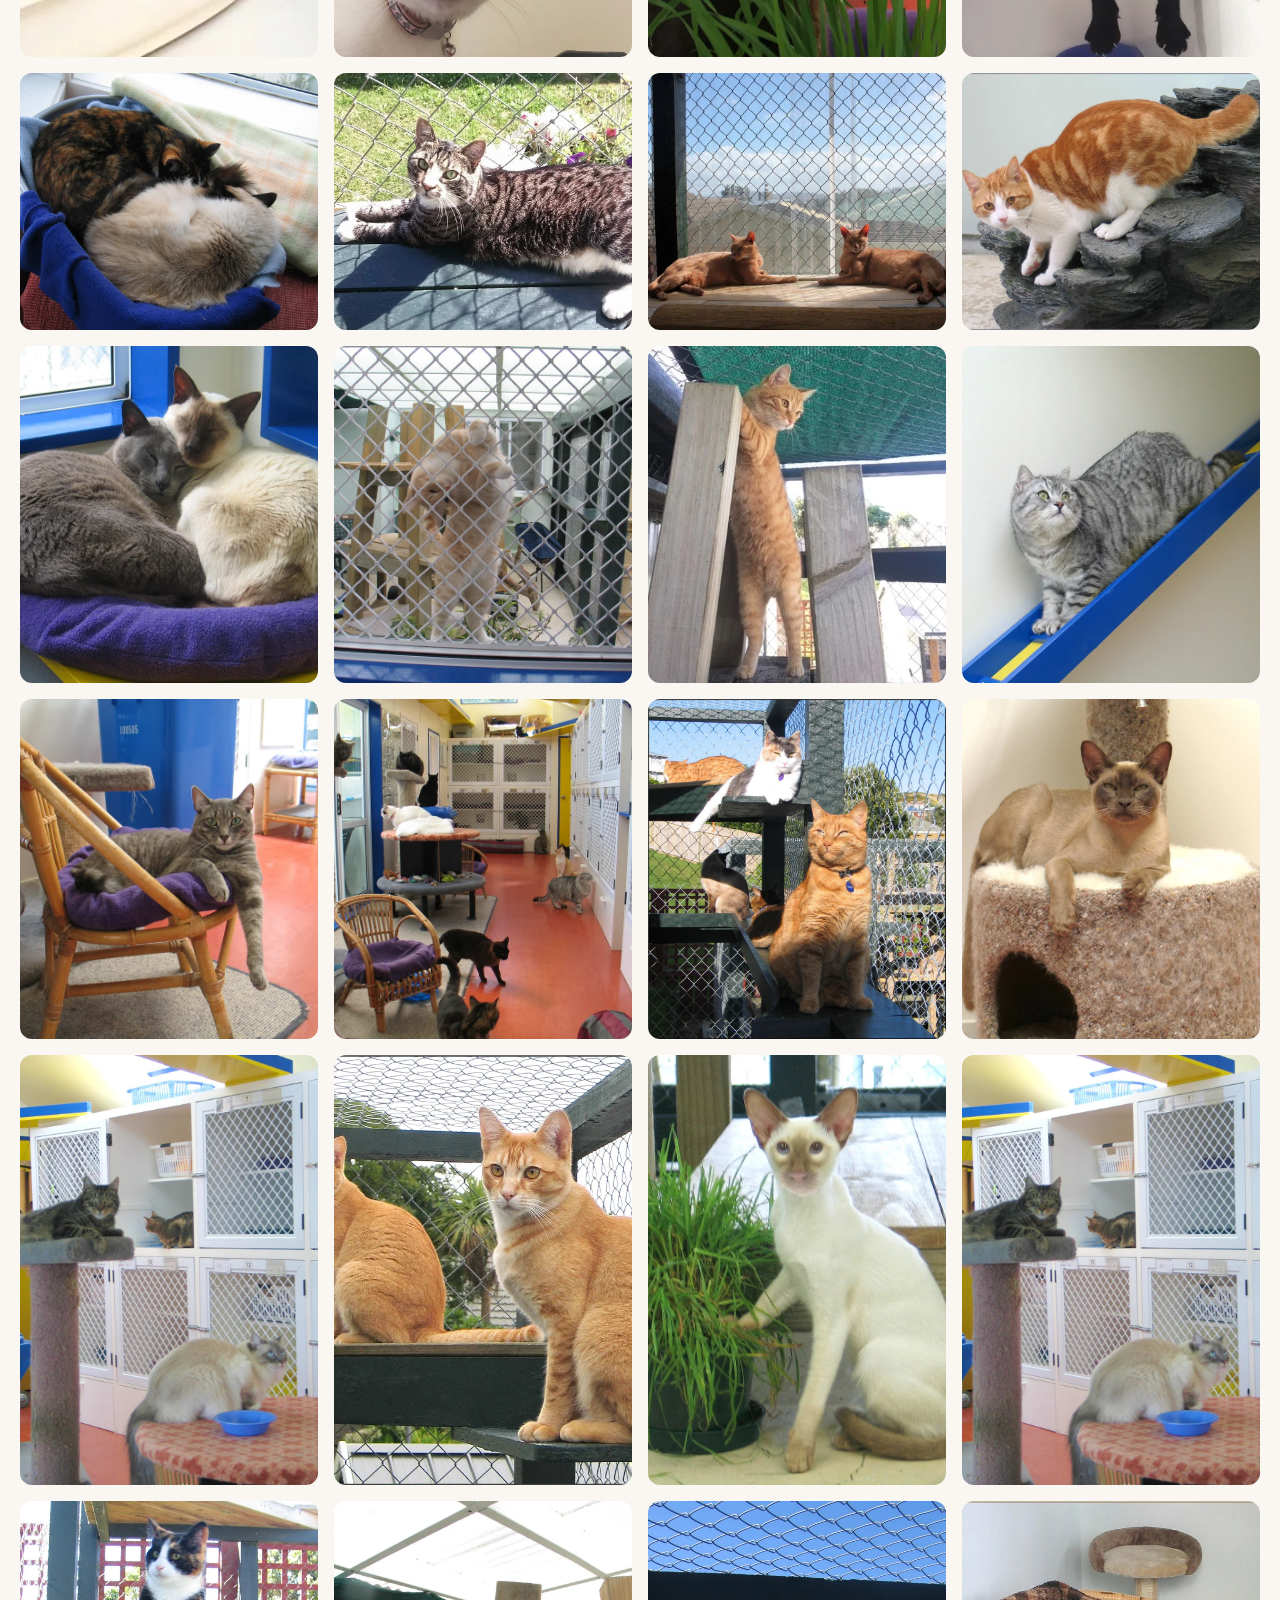
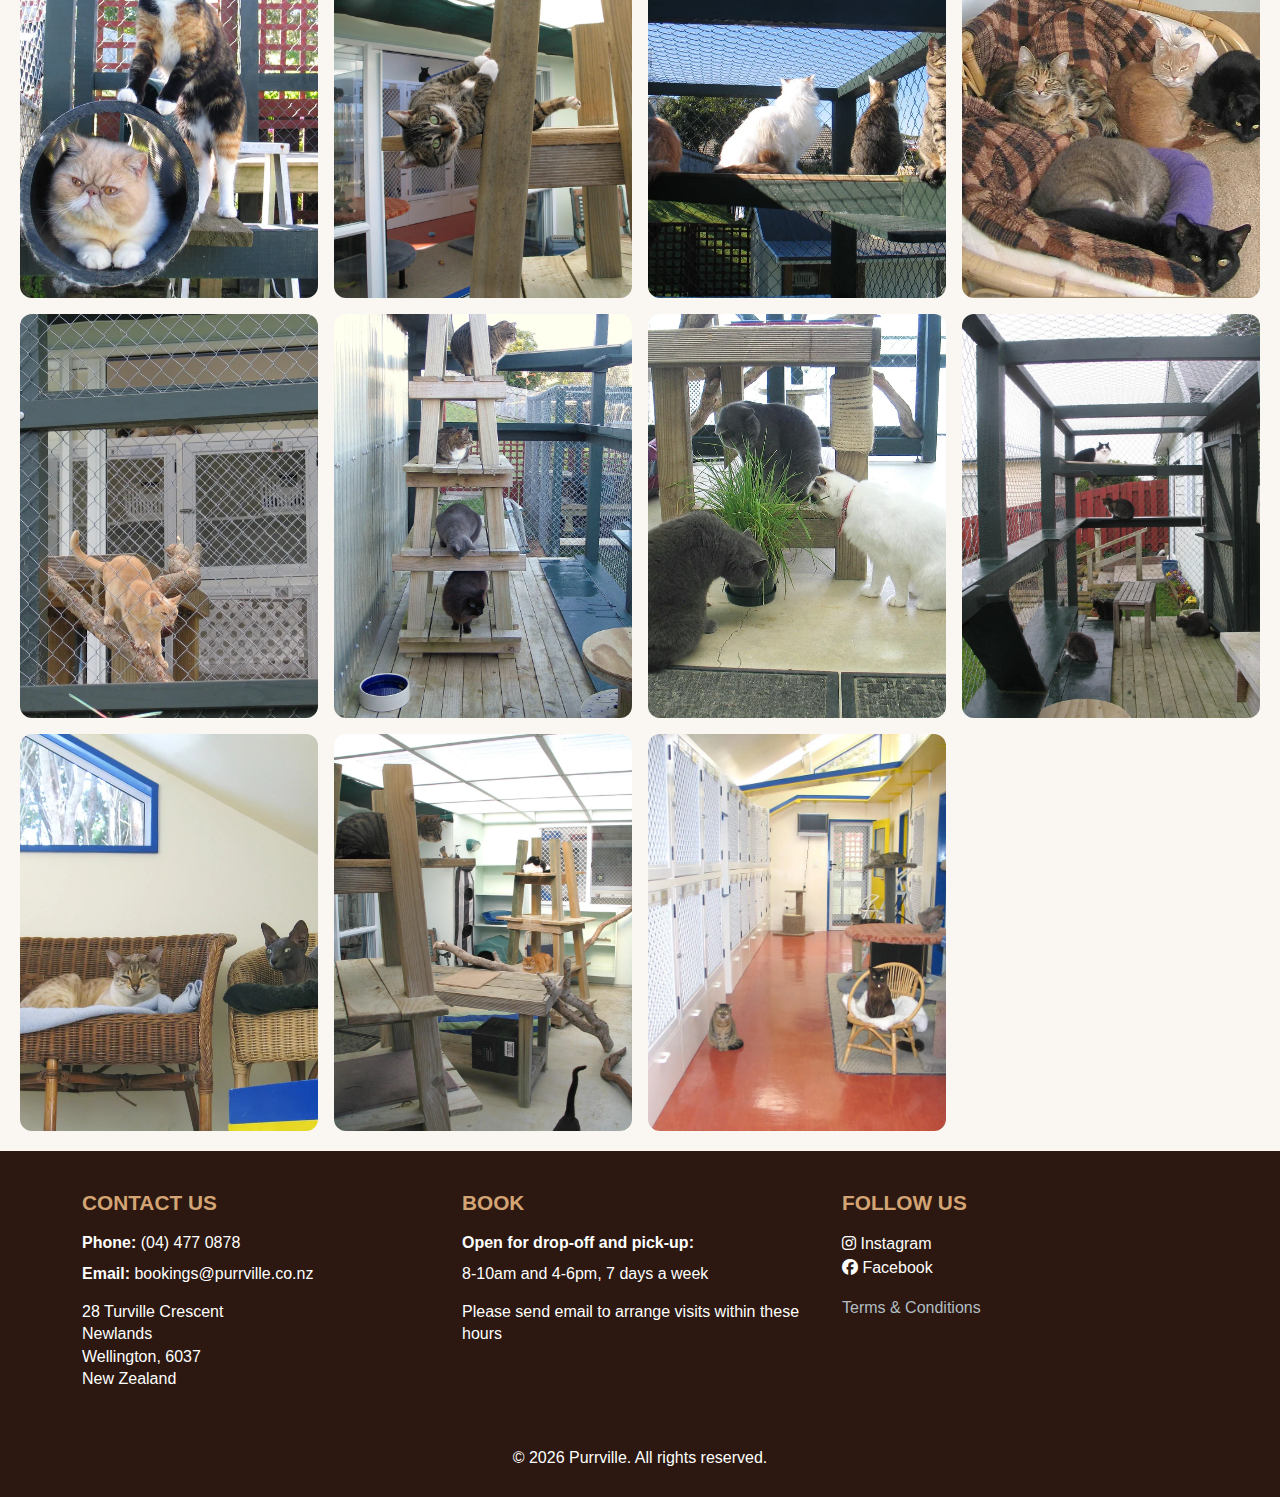
<file: photos.html>
<!DOCTYPE html>
<html lang="en">
  <head>
    <meta charset="UTF-8" />
    <meta name="viewport" content="width=device-width, initial-scale=1.0" />
    <title>Photos - Purrville</title>
    <link
      href="https://cdn.jsdelivr.net/npm/bootstrap@5.3.0/dist/css/bootstrap.min.css"
      rel="stylesheet"
    />
    <link
      rel="stylesheet"
      href="https://cdnjs.cloudflare.com/ajax/libs/font-awesome/6.4.0/css/all.min.css"
    />
    <link rel="stylesheet" href="./styles.css" />
    <style></style>
  </head>
  <body>
    <!-- Navigation -->
    <nav class="navbar navbar-expand-lg fixed-top">
      <div class="container">
        <a class="navbar-brand" href="#">PURRVILLE</a>
        <button
          class="navbar-toggler"
          type="button"
          data-bs-toggle="collapse"
          data-bs-target="#navbarNav"
        >
          <span class="navbar-toggler-icon"></span>
        </button>
        <div
          class="collapse navbar-collapse justify-content-end"
          id="navbarNav"
        >
          <ul class="navbar-nav align-items-center">
            <li class="nav-item">
              <a class="nav-link" href="index.html">HOME</a>
            </li>
            <li class="nav-item">
              <a class="nav-link" href="fees.html">FEES</a>
            </li>
            <li class="nav-item">
              <a class="nav-link active" href="photos.html">PHOTOS</a>
            </li>
            <li class="nav-item">
              <a class="nav-link" href="our-story.html">OUR STORY</a>
            </li>
            <li class="nav-item">
              <a class="nav-link" href="faq.html">FAQ</a>
            </li>

            <li class="nav-item">
              <a class="nav-link" href="#contact">CONTACT</a>
            </li>
            <li class="nav-item">
              <button
                class="btn-book"
                onclick="window.location.href='mailto:bookings@purrville.co.nz'"
              >
                BOOK NOW
              </button>
            </li>
          </ul>
        </div>
      </div>
    </nav>

    <!-- Hero Section -->
    <section class="other-hero photos-page-hero">
      <div class="container">
        <h1 class="title">
          PHOTOS OF <br />
          PURRVILLE
        </h1>
      </div>
    </section>

    <div class="gallery">
      <div class="gallery-item">
        <img src="assets/images/image-1.webp" alt="" />
      </div>
      <div class="gallery-item">
        <img src="assets/images/image-2.webp" alt="" />
      </div>
      <div class="gallery-item">
        <img src="assets/images/image-3.webp" alt="" />
      </div>
      <div class="gallery-item">
        <img src="assets/images/image-4.webp" alt="" />
      </div>

      <div class="gallery-item">
        <img src="assets/images/image-5.webp" alt="" />
      </div>
      <div class="gallery-item">
        <img src="assets/images/image-6.webp" alt="" />
      </div>
      <div class="gallery-item">
        <img src="assets/images/image-7.webp" alt="" />
      </div>
      <div class="gallery-item">
        <img src="assets/images/image-8.webp" alt="" />
      </div>

      <div class="gallery-item">
        <img src="assets/images/image-9.webp" alt="" />
      </div>
      <div class="gallery-item">
        <img src="assets/images/image-10.webp" alt="" />
      </div>
      <div class="gallery-item">
        <img src="assets/images/image-11.webp" alt="" />
      </div>
      <div class="gallery-item">
        <img src="assets/images/image-12.webp" alt="" />
      </div>

      <div class="gallery-item">
        <img src="assets/images/image-13.webp" alt="" />
      </div>
      <div class="gallery-item">
        <img src="assets/images/image-14.webp" alt="" />
      </div>
      <div class="gallery-item">
        <img src="assets/images/image-15.webp" alt="" />
      </div>
      <div class="gallery-item">
        <img src="assets/images/image-16.webp" alt="" />
      </div>

      <div class="gallery-item">
        <img src="assets/images/image-17.webp" alt="" />
      </div>
      <div class="gallery-item">
        <img src="assets/images/image-18.webp" alt="" />
      </div>

      <div class="gallery-item">
        <img src="assets/images/image-20.webp" alt="" />
      </div>

      <div class="gallery-item">
        <img src="assets/images/image-21.webp" alt="" />
      </div>
      <div class="gallery-item">
        <img src="assets/images/image-22.webp" alt="" />
      </div>
      <div class="gallery-item">
        <img src="assets/images/image-23.webp" alt="" />
      </div>
      <div class="gallery-item">
        <img src="assets/images/image-24.webp" alt="" />
      </div>

      <div class="gallery-item">
        <img src="assets/images/image-25.webp" alt="" />
      </div>
      <div class="gallery-item">
        <img src="assets/images/image-26.webp" alt="" />
      </div>
      <div class="gallery-item">
        <img src="assets/images/image-27.webp" alt="" />
      </div>
      <div class="gallery-item">
        <img src="assets/images/image-28.webp" alt="" />
      </div>

      <div class="gallery-item">
        <img src="assets/images/image-29.webp" alt="" />
      </div>
      <div class="gallery-item">
        <img src="assets/images/image-30.webp" alt="" />
      </div>
      <div class="gallery-item">
        <img src="assets/images/image-31.webp" alt="" />
      </div>
      <div class="gallery-item">
        <img src="assets/images/image-32.webp" alt="" />
      </div>

      <div class="gallery-item">
        <img src="assets/images/image-33.webp" alt="" />
      </div>
      <div class="gallery-item">
        <img src="assets/images/image-34.webp" alt="" />
      </div>
      <div class="gallery-item">
        <img src="assets/images/image-35.webp" alt="" />
      </div>
      <div class="gallery-item">
        <img src="assets/images/image-36.webp" alt="" />
      </div>

      <div class="gallery-item">
        <img src="assets/images/image-37.webp" alt="" />
      </div>
      <div class="gallery-item">
        <img src="assets/images/image-38.webp" alt="" />
      </div>
      <div class="gallery-item">
        <img src="assets/images/image-39.webp" alt="" />
      </div>
      <div class="gallery-item">
        <img src="assets/images/image-40.webp" alt="" />
      </div>
    </div>

    <!-- Footer -->
    <footer id="contact">
      <div class="container">
        <div class="row">
          <div class="col-md-4 mb-4">
            <h3 class="footer-title">CONTACT US</h3>
            <p><strong>Phone:</strong> (04) 477 0878</p>
            <p><strong>Email:</strong> bookings@purrville.co.nz</p>
            <p class="mt-3">
              28 Turville Crescent<br />
              Newlands<br />
              Wellington, 6037<br />
              New Zealand
            </p>
          </div>

          <div class="col-md-4 mb-4">
            <h3 class="footer-title">BOOK</h3>
            <p><strong>Open for drop-off and pick-up:</strong></p>
            <p>8-10am and 4-6pm, 7 days a week</p>
            <p class="mt-3">
              Please send email to arrange visits within these hours
            </p>
          </div>

          <div class="col-md-4 mb-4">
            <h3 class="footer-title">FOLLOW US</h3>

            <a
              href="http://instagram.com/hotel_purrville"
              class="social-icon"
              target="_blank"
            >
              <i class="fab fa-instagram"></i> Instagram </a
            ><br />

            <a
              href="http://www.facebook.com/purrvillecathotel/"
              class="social-icon"
              target="_blank"
            >
              <i class="fab fa-facebook"></i> Facebook
            </a>

            <!-- Terms link -->
            <div class="mt-3">
              <a href="terms-conditions.html" class="footer-link">
                Terms & Conditions
              </a>
            </div>
          </div>
        </div>

        <div class="row mt-4">
          <div class="col-12 text-center">
            <p>&copy; 2026 Purrville. All rights reserved.</p>
          </div>
        </div>
      </div>
    </footer>

    <script src="https://cdn.jsdelivr.net/npm/bootstrap@5.3.0/dist/js/bootstrap.bundle.min.js"></script>
    <script>
      // Navbar scroll effect
      window.addEventListener("scroll", function () {
        const navbar = document.querySelector(".navbar");
        if (window.scrollY > 50) {
          navbar.classList.add("scrolled");
        } else {
          navbar.classList.remove("scrolled");
        }
      });

      // Smooth scrolling
      document.querySelectorAll('a[href^="#"]').forEach((anchor) => {
        anchor.addEventListener("click", function (e) {
          e.preventDefault();
          const target = document.querySelector(this.getAttribute("href"));
          if (target) {
            target.scrollIntoView({
              behavior: "smooth",
              block: "start",
            });
          }
        });
      });
    </script>
  </body>
</html>
</file>
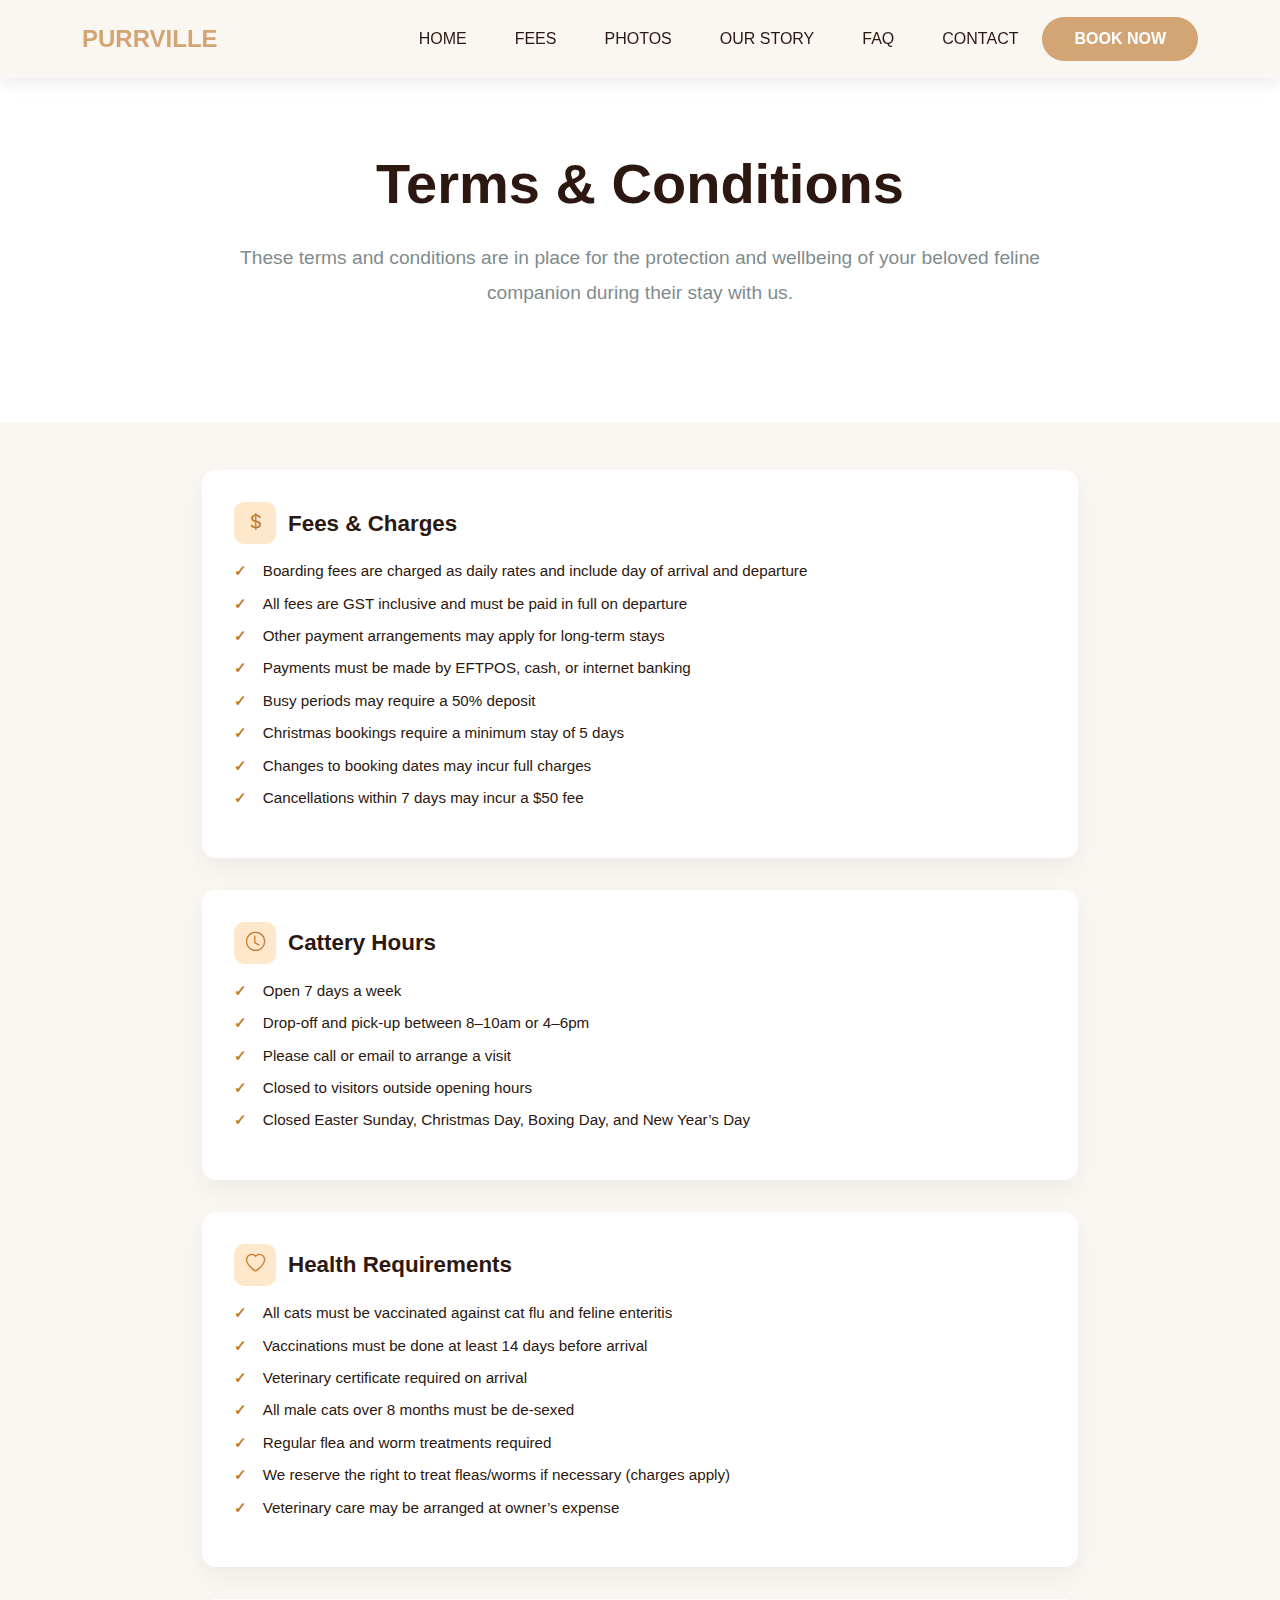
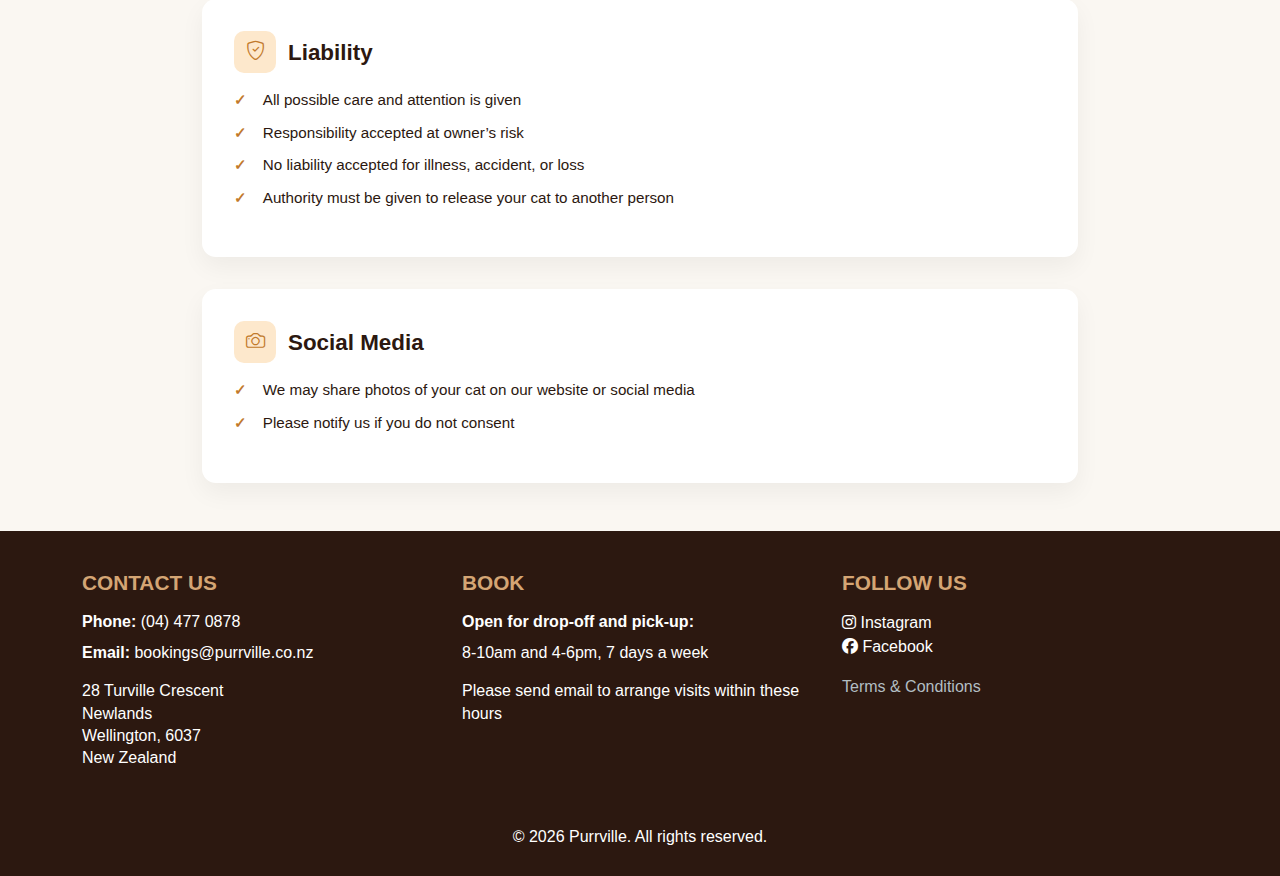
<file: terms-conditions.html>
<!DOCTYPE html>
<html lang="en">
  <head>
    <meta charset="UTF-8" />
    <title>Terms & Conditions - Purrville</title>
    <meta name="viewport" content="width=device-width, initial-scale=1" />
    <link
      href="https://cdn.jsdelivr.net/npm/bootstrap@5.3.2/dist/css/bootstrap.min.css"
      rel="stylesheet"
    />
    <link
      href="https://cdn.jsdelivr.net/npm/bootstrap-icons/font/bootstrap-icons.css"
      rel="stylesheet"
    />
    <link
      rel="stylesheet"
      href="https://cdnjs.cloudflare.com/ajax/libs/font-awesome/6.4.0/css/all.min.css"
    />
    <link rel="stylesheet" href="styles.css" />
  </head>

  <body>
    <!-- Navigation Bar -->
    <nav class="navbar navbar-expand-lg fixed-top">
      <div class="container">
        <a class="navbar-brand" href="#">PURRVILLE</a>
        <button
          class="navbar-toggler"
          type="button"
          data-bs-toggle="collapse"
          data-bs-target="#navbarNav"
        >
          <span class="navbar-toggler-icon"></span>
        </button>
        <div
          class="collapse navbar-collapse justify-content-end"
          id="navbarNav"
        >
          <ul class="navbar-nav align-items-center">
            <li class="nav-item">
              <a class="nav-link" href="index.html">HOME</a>
            </li>
            <li class="nav-item">
              <a class="nav-link" href="fees.html">FEES</a>
            </li>
            <li class="nav-item">
              <a class="nav-link" href="photos.html">PHOTOS</a>
            </li>
            <li class="nav-item">
              <a class="nav-link" href="our-story.html">OUR STORY</a>
            </li>
            <li class="nav-item">
              <a class="nav-link" href="faq.html">FAQ</a>
            </li>
            <li class="nav-item">
              <a class="nav-link" href="#contact">CONTACT</a>
            </li>
            <li class="nav-item">
              <button
                class="btn-book"
                onclick="window.location.href='mailto:bookings@purrville.co.nz'"
              >
                BOOK NOW
              </button>
            </li>
          </ul>
        </div>
      </div>
    </nav>
    <!-- Hero Section -->
    <section class="other-hero">
      <div class="container">
        <h1 class="title">Terms & Conditions</h1>
        <p class="subtitle">
          These terms and conditions are in place for the protection and
          wellbeing of your beloved feline companion during their stay with us.
        </p>
      </div>
    </section>

    <!-- CONTENT -->
    <main class="container my-5" style="max-width: 900px">
      <!-- Fees -->
      <div class="terms-info-card">
        <div class="terms-info-title">
          <div class="terms-icon-box">
            <i class="bi bi-currency-dollar"></i>
          </div>
          <strong>Fees & Charges</strong>
        </div>
        <ul>
          <li>
            Boarding fees are charged as daily rates and include day of arrival
            and departure
          </li>
          <li>
            All fees are GST inclusive and must be paid in full on departure
          </li>
          <li>Other payment arrangements may apply for long-term stays</li>
          <li>Payments must be made by EFTPOS, cash, or internet banking</li>
          <li>Busy periods may require a 50% deposit</li>
          <li>Christmas bookings require a minimum stay of 5 days</li>
          <li>Changes to booking dates may incur full charges</li>
          <li>Cancellations within 7 days may incur a $50 fee</li>
        </ul>
      </div>

      <!-- Hours -->
      <div class="terms-info-card">
        <div class="terms-info-title">
          <div class="terms-icon-box"><i class="bi bi-clock"></i></div>
          <strong>Cattery Hours</strong>
        </div>
        <ul>
          <li>Open 7 days a week</li>
          <li>Drop-off and pick-up between 8–10am or 4–6pm</li>
          <li>Please call or email to arrange a visit</li>
          <li>Closed to visitors outside opening hours</li>
          <li>
            Closed Easter Sunday, Christmas Day, Boxing Day, and New Year’s Day
          </li>
        </ul>
      </div>

      <!-- Health -->
      <div class="terms-info-card">
        <div class="terms-info-title">
          <div class="terms-icon-box"><i class="bi bi-heart"></i></div>
          <strong>Health Requirements</strong>
        </div>
        <ul>
          <li>
            All cats must be vaccinated against cat flu and feline enteritis
          </li>
          <li>Vaccinations must be done at least 14 days before arrival</li>
          <li>Veterinary certificate required on arrival</li>
          <li>All male cats over 8 months must be de-sexed</li>
          <li>Regular flea and worm treatments required</li>
          <li>
            We reserve the right to treat fleas/worms if necessary (charges
            apply)
          </li>
          <li>Veterinary care may be arranged at owner’s expense</li>
        </ul>
      </div>

      <!-- Liability -->
      <div class="terms-info-card">
        <div class="terms-info-title">
          <div class="terms-icon-box"><i class="bi bi-shield-check"></i></div>
          <strong>Liability</strong>
        </div>
        <ul>
          <li>All possible care and attention is given</li>
          <li>Responsibility accepted at owner’s risk</li>
          <li>No liability accepted for illness, accident, or loss</li>
          <li>Authority must be given to release your cat to another person</li>
        </ul>
      </div>

      <!-- Social Media -->
      <div class="terms-info-card">
        <div class="terms-info-title">
          <div class="terms-icon-box"><i class="bi bi-camera"></i></div>
          <strong>Social Media</strong>
        </div>
        <ul>
          <li>
            We may share photos of your cat on our website or social media
          </li>
          <li>Please notify us if you do not consent</li>
        </ul>
      </div>
    </main>
    <!-- Footer -->
    <footer id="contact">
      <div class="container">
        <div class="row">
          <div class="col-md-4 mb-4">
            <h3 class="footer-title">CONTACT US</h3>
            <p><strong>Phone:</strong> (04) 477 0878</p>
            <p><strong>Email:</strong> bookings@purrville.co.nz</p>
            <p class="mt-3">
              28 Turville Crescent<br />
              Newlands<br />
              Wellington, 6037<br />
              New Zealand
            </p>
          </div>

          <div class="col-md-4 mb-4">
            <h3 class="footer-title">BOOK</h3>
            <p><strong>Open for drop-off and pick-up:</strong></p>
            <p>8-10am and 4-6pm, 7 days a week</p>
            <p class="mt-3">
              Please send email to arrange visits within these hours
            </p>
          </div>

          <div class="col-md-4 mb-4">
            <h3 class="footer-title">FOLLOW US</h3>

            <a href="http://instagram.com/hotel_purrville" class="social-icon">
              <i class="fab fa-instagram"></i> Instagram </a
            ><br />

            <a
              href="http://www.facebook.com/purrvillecathotel/"
              class="social-icon"
              target="_blank"
            >
              <i class="fab fa-facebook"></i> Facebook
            </a>

            <!-- Terms link -->
            <div class="mt-3">
              <a href="terms-conditions.html" class="footer-link">
                Terms & Conditions
              </a>
            </div>
          </div>
        </div>

        <div class="row mt-4">
          <div class="col-12 text-center">
            <p>&copy; 2026 Purrville. All rights reserved.</p>
          </div>
        </div>
      </div>
    </footer>

    <script src="https://cdn.jsdelivr.net/npm/bootstrap@5.3.0/dist/js/bootstrap.bundle.min.js"></script>
    <script>
      // Navbar scroll effect
      window.addEventListener("scroll", function () {
        const navbar = document.querySelector(".navbar");
        if (window.scrollY > 50) {
          navbar.classList.add("scrolled");
        } else {
          navbar.classList.remove("scrolled");
        }
      });

      // Smooth scrolling
      document.querySelectorAll('a[href^="#"]').forEach((anchor) => {
        anchor.addEventListener("click", function (e) {
          e.preventDefault();
          const target = document.querySelector(this.getAttribute("href"));
          if (target) {
            target.scrollIntoView({
              behavior: "smooth",
              block: "start",
            });
          }
        });
      });
    </script>
  </body>
</html>
</file>
<file: styles.css>
:root {
  --primary-color: #d4a574;
  --secondary-color: #9caf88;
  --accent-color: #c4846c;
  --dark-color: #2c1810;
  --light-gray: #faf7f2;
  --text-color: #2c1810;
  --muted-text: #8b7355;
}

* {
  margin: 0;
  padding: 0;
  box-sizing: border-box;
}

body {
  font-family: "Segoe UI", Tahoma, Geneva, Verdana, sans-serif;
  color: var(--text-color);
  overflow-x: hidden;
  background: var(--light-gray);
}

/* Navbar */
.navbar {
  background: rgba(250, 247, 242, 0.95);
  backdrop-filter: blur(10px);
  box-shadow: 0 2px 20px rgba(0, 0, 0, 0.1);
  padding: 1rem 0;
  transition: 0.3s;
}
.navbar.scrolled {
  padding: 0.5rem 0;
}
.navbar-brand {
  font-weight: 700;
  color: var(--primary-color) !important;
  font-size: 1.5rem;
}
.nav-link {
  color: var(--text-color) !important;
  font-weight: 500;
  margin: 0 1rem;
  position: relative;
}
.nav-link:hover,
.nav-link.active {
  color: var(--primary-color) !important;
}
.nav-link::after {
  content: "";
  position: absolute;
  bottom: -5px;
  left: 50%;
  width: 0;
  height: 2px;
  background: var(--primary-color);
  transform: translateX(-50%);
  transition: 0.3s;
}
.nav-link:hover::after,
.nav-link.active::after {
  width: 80%;
}
.btn-book {
  background: var(--primary-color);
  color: white;
  padding: 0.6rem 2rem;
  border-radius: 50px;
  font-weight: 600;
  border: none;
  transition: 0.3s;
}
.btn-book:hover {
  background: var(--accent-color);
  transform: translateY(-2px);
  box-shadow: 0 5px 20px rgba(212, 165, 116, 0.4);
}

/* Hero */
.hero {
  background: url("./assets/images/hero-image.png") center/cover no-repeat;
  min-height: 100vh;
  display: flex;
  align-items: center;
  justify-content: center;
  position: relative;
}
.hero::before {
  content: "";
  position: absolute;
  top: 0;
  left: 0;
  right: 0;
  bottom: 0;
  background: rgba(0, 0, 0, 0.5);
}
.hero-content {
  text-align: center;
  color: white;
  z-index: 1;
  animation: fadeInUp 1s;
}
.hero h1 {
  font-size: 4.5rem;
  font-weight: 800;
  text-shadow: 2px 2px 4px rgba(0, 0, 0, 0.2);
}
.hero h2 {
  font-size: 2rem;
  font-weight: 300;
  letter-spacing: 3px;
  margin-bottom: 2rem;
}
.welcome-text {
  font-size: 1.5rem;
  font-weight: 300;
  letter-spacing: 5px;
  margin-bottom: 0.5rem;
}
.btn-hero {
  background: white;
  color: var(--primary-color);
  padding: 1rem 3rem;
  border-radius: 50px;
  font-weight: 700;
  font-size: 1.2rem;
  border: none;
  transition: 0.3s;
  box-shadow: 0 10px 30px rgba(0, 0, 0, 0.2);
}
.btn-hero:hover {
  transform: translateY(-5px);
  box-shadow: 0 15px 40px rgba(0, 0, 0, 0.3);
  background: var(--light-gray);
}

/* About Section */
.about-section {
  padding: 100px 0;
  background: white;
}

.section-title {
  font-size: 3rem;
  font-weight: 700;
  color: var(--primary-color);
  margin-bottom: 2rem;
}

.about-content {
  background: var(--light-gray);
  padding: 3rem;
  border-radius: 20px;
  box-shadow: 0 10px 40px rgba(0, 0, 0, 0.1);
  transition: all 0.3s ease;
}

.about-content:hover {
  transform: translateY(-10px);
  box-shadow: 0 20px 60px rgba(0, 0, 0, 0.15);
}

.about-text {
  line-height: 1.8;
  color: var(--muted-text);
  font-size: 1.1rem;
}

/* Info Banner Section */
.info-banner {
  padding: 80px 0;
  background: white;
}

.info-banner-icon {
  width: 80px;
  height: 80px;
  background: var(--primary-color);
  border-radius: 15px;
  display: flex;
  align-items: center;
  justify-content: center;
  margin: 0 auto 1.5rem;
  font-size: 2rem;
  color: white;
  transition: all 0.3s ease;
}

.info-banner-item:hover .info-banner-icon {
  transform: translateY(-5px);
  box-shadow: 0 10px 30px rgba(212, 165, 116, 0.3);
}

.info-banner-title {
  font-size: 1.8rem;
  font-weight: 700;
  color: var(--text-color);
  margin-bottom: 1rem;
}

.info-banner-text {
  font-size: 1.1rem;
  color: var(--muted-text);
  line-height: 1.6;
  margin: 0;
}

.map-link {
  text-decoration: none;
  color: inherit;
  display: block;
  transition: transform 0.2s ease;
}

.map-link:hover {
  transform: translateY(-3px); /* subtle hover effect */
  cursor: pointer;
}

@media (max-width: 768px) {
  .info-banner {
    padding: 60px 0;
  }

  .info-banner-title {
    font-size: 1.5rem;
  }

  .info-banner-text {
    font-size: 1rem;
  }
}

/* Booking Section */

.booking-section .image {
  background: url("./assets/images/image-6.webp") center center / cover
    no-repeat;
  border-radius: 20px;
  min-height: 400px;
  display: flex;
  align-items: center;
  justify-content: center;
  color: white;
  font-size: 3rem;
  box-shadow: 0 10px 40px rgba(0, 0, 0, 0.1);
  transition: all 0.3s ease;
}

.about-section .image {
  background: url("./assets/images/about-image.png") center center / cover
    no-repeat;
  border-radius: 20px;
  min-height: 400px;
  display: flex;
  align-items: center;
  justify-content: center;
  color: white;
  font-size: 3rem;
  box-shadow: 0 10px 40px rgba(0, 0, 0, 0.1);
  transition: all 0.3s ease;
}

.image-placeholder:hover {
  transform: scale(1.05);
}

/* Booking Section */
.booking-section {
  padding: 100px 0;
  background: var(--light-gray);
}

/* FAQ Section */
.faq-section {
  padding: 60px 0 100px;
  background: var(--light-gray);
}

.other-hero.faq-hero {
  background: url("./assets/images/image-33.webp") center / cover no-repeat;
  position: relative;
  min-height: 60vh;
  display: flex;
  align-items: center;
}

.other-hero.faq-hero::before {
  content: "";
  position: absolute;
  top: 0;
  left: 0;
  right: 0;
  bottom: 0;
  background: rgba(0, 0, 0, 0.6);
  z-index: 0;
}

.other-hero.faq-hero .container {
  position: relative;
  z-index: 1;
}

.other-hero.faq-hero .title {
  color: white;
}

body.faq-page {
  background: var(--light-gray);
}

.faq-container {
  max-width: 900px;
  margin: 0 auto;
}

.faq-item {
  background: white;
  border-bottom: 2px solid #e8e4dc;
  transition: all 0.3s ease;
}

.faq-item:hover {
  background: #fcfbf9;
}

.faq-question {
  padding: 25px 30px;
  cursor: pointer;
  display: flex;
  justify-content: space-between;
  align-items: center;
  transition: all 0.3s ease;
  user-select: none;
}

.faq-question:hover {
  color: var(--primary-color);
}

.faq-question-text {
  font-size: 1.1rem;
  font-weight: 500;
  color: var(--primary-color);
  margin: 0;
}

.faq-icon {
  font-size: 1.5rem;
  color: var(--primary-color);
  transition: transform 0.3s ease;
  flex-shrink: 0;
  margin-left: 20px;
}

.faq-item.active .faq-icon {
  transform: rotate(45deg);
}

.faq-answer {
  max-height: 0;
  overflow: hidden;
  transition: max-height 0.3s ease, padding 0.3s ease;
  padding: 0 30px;
}

.faq-item.active .faq-answer {
  max-height: 500px;
  padding: 0 30px 25px 30px;
}

.faq-answer-text p,
.faq-answer li {
  color: var(--muted-text);
  line-height: 1.8;
  font-size: 1rem;
}

/* Fees Page Specific Styles */
.other-hero {
  background: white;
  padding: 150px 0 80px;
  text-align: center;
}

.other-hero.fees-page-hero {
  background: url("./assets/images/image-17.webp") center 30% / cover no-repeat;
  position: relative;
  min-height: 60vh;
  display: flex;
  align-items: center;
}

.other-hero.fees-page-hero::before {
  content: "";
  position: absolute;
  top: 0;
  left: 0;
  right: 0;
  bottom: 0;
  background: rgba(0, 0, 0, 0.6);
  z-index: 0;
}

.other-hero.fees-page-hero .container {
  position: relative;
  z-index: 1;
}

.other-hero.fees-page-hero .title,
.other-hero.fees-page-hero .subtitle,
.other-hero.fees-page-hero .info-badges {
  color: white;
}

.other-hero.fees-page-hero .subtitle {
  color: rgba(255, 255, 255, 0.9);
}

.effective-date {
  display: inline-flex;
  align-items: center;
  gap: 8px;
  background: #fff3e0;
  color: #e67e22;
  padding: 10px 20px;
  border-radius: 50px;
  font-size: 0.95rem;
  font-weight: 600;
  margin-bottom: 2rem;
}

.title {
  font-size: 3.5rem;
  font-weight: 800;
  color: var(--text-color);
  margin-bottom: 1.5rem;
  line-height: 1.2;
}

.subtitle {
  font-size: 1.2rem;
  color: #7f8c8d;
  max-width: 800px;
  margin: 0 auto 2rem;
  line-height: 1.8;
}

.info-badges {
  display: flex;
  justify-content: center;
  gap: 2rem;
  flex-wrap: wrap;
}

.info-badge {
  display: flex;
  align-items: center;
  gap: 8px;
  color: #e67e22;
  font-weight: 600;
}

/* Accommodation Rates Section */
.rates-section {
  padding: 80px 0;
  background: #fafafa;
}

.rates-section .section-title {
  text-align: center;
  font-size: 2.5rem;
  font-weight: 800;
  color: var(--text-color);
  margin-bottom: 3rem;
  position: relative;
  padding-bottom: 1rem;
}

.rates-section .section-title::after {
  content: "";
  position: absolute;
  bottom: 0;
  left: 50%;
  transform: translateX(-50%);
  width: 80px;
  height: 4px;
  background: #e67e22;
  border-radius: 2px;
}

.rate-card {
  background: white;
  border-radius: 20px;
  padding: 2.5rem;
  height: 100%;
  box-shadow: 0 4px 20px rgba(0, 0, 0, 0.08);
  transition: all 0.3s ease;
  position: relative;
  border: 2px solid transparent;
}

.rate-card:hover {
  transform: translateY(-10px);
  box-shadow: 0 10px 40px rgba(0, 0, 0, 0.12);
}

.rate-card.popular {
  border: 2px solid #e67e22;
}

.popular-badge {
  position: absolute;
  top: -12px;
  right: 20px;
  background: #e67e22;
  color: white;
  padding: 5px 20px;
  border-radius: 50px;
  font-size: 0.85rem;
  font-weight: 700;
}

.rate-icon {
  width: 60px;
  height: 60px;
  background: #fff3e0;
  border-radius: 15px;
  display: flex;
  align-items: center;
  justify-content: center;
  font-size: 1.8rem;
  margin-bottom: 1.5rem;
}

.rate-name {
  font-size: 1.8rem;
  font-weight: 700;
  color: var(--text-color);
  margin-bottom: 1.5rem;
}

.rate-price {
  font-size: 3rem;
  font-weight: 800;
  color: #e67e22;
  margin-bottom: 0.5rem;
}

.rate-price span {
  font-size: 1.2rem;
  color: #7f8c8d;
  font-weight: 500;
}

.peak-season {
  color: #7f8c8d;
  font-size: 0.95rem;
  margin-bottom: 1.5rem;
}

.peak-season strong {
  color: #e67e22;
}

.rate-description {
  color: #7f8c8d;
  line-height: 1.6;
  margin-bottom: 2rem;
  font-size: 0.95rem;
}

.rate-features {
  list-style: none;
  padding: 0;
}

.rate-features li {
  display: flex;
  align-items: center;
  gap: 10px;
  color: #636e72;
  margin-bottom: 0.8rem;
  font-size: 0.95rem;
}

.rate-features li i {
  color: #27ae60;
  font-size: 1rem;
}

/* Additional Services Section */
.services-section {
  padding: 80px 0;
  background: white;
}

.services-section .section-title {
  text-align: center;
  font-size: 2.5rem;
  font-weight: 800;
  color: var(--text-color);
  margin-bottom: 3rem;
  position: relative;
  padding-bottom: 1rem;
}

.services-section .section-title::after {
  content: "";
  position: absolute;
  bottom: 0;
  left: 50%;
  transform: translateX(-50%);
  width: 80px;
  height: 4px;
  background: #e67e22;
  border-radius: 2px;
}

.service-card {
  background: #fafafa;
  border-radius: 15px;
  padding: 2rem;
  margin-bottom: 1rem;
  transition: all 0.3s ease;
}

.service-card:hover {
  background: #f0f0f0;
}

.service-content {
  display: flex;
  align-items: center;
  justify-content: space-between;
  gap: 2rem;
}

.service-icon-wrapper {
  width: 50px;
  height: 50px;
  background: white;
  border-radius: 12px;
  display: flex;
  align-items: center;
  justify-content: center;
  font-size: 1.5rem;
  color: var(--secondary-color);
  flex-shrink: 0;
}

.service-info {
  flex: 1;
}

.service-name {
  font-size: 1.2rem;
  font-weight: 700;
  color: var(--text-color);
  margin-bottom: 0.3rem;
}

.service-description {
  color: #7f8c8d;
  font-size: 0.9rem;
  margin: 0;
}

.service-price {
  font-size: 1.5rem;
  font-weight: 700;
  color: #e67e22;
  flex-shrink: 0;
}

/* Important Information Section */
.info-section {
  padding: 80px 0;
  background: #fafafa;
}

.info-section .section-title {
  text-align: center;
  font-size: 2.5rem;
  font-weight: 800;
  color: var(--text-color);
  margin-bottom: 3rem;
  position: relative;
  padding-bottom: 1rem;
}

.info-section .section-title::after {
  content: "";
  position: absolute;
  bottom: 0;
  left: 50%;
  transform: translateX(-50%);
  width: 80px;
  height: 4px;
  background: #e67e22;
  border-radius: 2px;
}

.info-grid {
  display: grid;
  grid-template-columns: repeat(2, 1fr);
  gap: 1.5rem;
  max-width: 1000px;
  margin: 0 auto;
}

.info-card {
  background: #e8f4e8;
  border-radius: 15px;
  padding: 2.5rem;
  box-shadow: 0 2px 10px rgba(0, 0, 0, 0.05);
  display: flex;
  gap: 1.5rem;
  align-items: flex-start;
  transition: all 0.3s ease;
}

.info-card:hover {
  transform: translateY(-5px);
  box-shadow: 0 5px 20px rgba(0, 0, 0, 0.1);
}

.info-icon {
  width: 50px;
  height: 50px;
  background: white;
  border-radius: 12px;
  display: flex;
  align-items: center;
  justify-content: center;
  font-size: 1.5rem;
  color: #5a8a5a;
  flex-shrink: 0;
}

.info-content {
  flex: 1;
}

.info-title {
  font-size: 1.3rem;
  font-weight: 700;
  color: var(--text-color);
  margin-bottom: 0.8rem;
}

.info-text {
  color: #5a6c5a;
  line-height: 1.6;
  margin: 0;
  font-size: 0.95rem;
}

/* Our Story Page Styles */
.other-hero.story-hero {
  background: url("./assets/images/image-32.webp") center / cover no-repeat;
  position: relative;
  min-height: 60vh;
  display: flex;
  align-items: center;
}

.other-hero.story-hero::before {
  content: "";
  position: absolute;
  top: 0;
  left: 0;
  right: 0;
  bottom: 0;
  background: rgba(0, 0, 0, 0.6);
  z-index: 0;
}

.other-hero.story-hero .container {
  position: relative;
  z-index: 1;
}

.other-hero.story-hero .title {
  color: white;
}

/* History Section */
.history-section {
  padding: 80px 0;
  background: var(--light-gray);
}

.history-card {
  background: white;
  border-radius: 20px;
  padding: 4rem;
  max-width: 900px;
  margin: 0 auto;
  box-shadow: 0 4px 20px rgba(0, 0, 0, 0.08);
}

.history-icon {
  width: 60px;
  height: 60px;
  background: #fef3e8;
  border-radius: 15px;
  display: flex;
  align-items: center;
  justify-content: center;
  font-size: 1.8rem;
  color: var(--primary-color);
  margin-bottom: 1.5rem;
}

.history-title {
  font-size: 2.5rem;
  font-weight: 700;
  color: var(--text-color);
  margin-bottom: 1.5rem;
}

.history-text {
  font-size: 1.1rem;
  line-height: 1.8;
  color: var(--muted-text);
  margin-bottom: 0.5rem;
}

/* About Us Section */
.about-us-section {
  padding: 80px 0;
  background: white;
}

.about-us-header {
  text-align: center;
  max-width: 900px;
  margin: 0 auto 4rem;
}

.about-icon {
  width: 60px;
  height: 60px;
  background: #e8f4e8;
  border-radius: 50%;
  display: flex;
  align-items: center;
  justify-content: center;
  font-size: 1.8rem;
  color: var(--secondary-color);
  margin: 0 auto 1.5rem;
}

.about-us-title {
  font-size: 2.5rem;
  font-weight: 700;
  color: var(--text-color);
  margin-bottom: 1rem;
}

.about-us-subtitle {
  font-size: 1.1rem;
  line-height: 1.8;
  color: var(--muted-text);
  margin-bottom: 2rem;
}

.credentials {
  display: flex;
  gap: 1rem;
  justify-content: center;
  flex-wrap: wrap;
}

.credential-badge {
  background: #f8f9fa;
  padding: 0.7rem 1.5rem;
  border-radius: 50px;
  font-size: 0.9rem;
  color: var(--text-color);
  font-weight: 600;
  display: inline-flex;
  align-items: center;
  gap: 0.5rem;
}

.credential-badge i {
  color: var(--primary-color);
}

/* Owner Cards */
.owner-card {
  background: white;
  border: 1px solid #e8e4dc;
  border-radius: 20px;
  padding: 2.5rem;
  height: 100%;
  transition: all 0.3s ease;
}

.owner-card:hover {
  transform: translateY(-5px);
  box-shadow: 0 10px 30px rgba(0, 0, 0, 0.1);
}

.owner-header {
  display: flex;
  align-items: center;
  gap: 1.5rem;
  margin-bottom: 1.5rem;
}

.owner-avatar {
  width: 70px;
  height: 70px;
  border-radius: 50%;
  display: flex;
  align-items: center;
  justify-content: center;
  font-size: 2rem;
  font-weight: 700;
  color: white;
  flex-shrink: 0;
}

.owner-info {
  flex: 1;
}

.owner-name {
  font-size: 1.5rem;
  font-weight: 700;
  color: var(--text-color);
  margin-bottom: 0.3rem;
}

.owner-bio {
  color: var(--muted-text);
  line-height: 1.7;
  margin-bottom: 1.5rem;
  font-size: 0.95rem;
}

/* Terms and Conditions */

.t-and-c .badge-custom {
  background: #f7d9b7;
  color: #8a5a2b;
  padding: 0.4rem 1rem;
  border-radius: 999px;
  font-size: 0.9rem;
  display: inline-block;
  margin-bottom: 1rem;
}

/* Cards */
.terms-info-card {
  background: #fff;
  border-radius: 14px;
  box-shadow: 0 10px 25px rgba(0, 0, 0, 0.05);
  padding: 2rem;
  margin-bottom: 2rem;
}

.terms-info-title {
  display: flex;
  align-items: center;
  gap: 0.75rem;
  font-size: 1.4rem;
  margin-bottom: 1rem;
}

.terms-icon-box {
  width: 42px;
  height: 42px;
  background: #fde8cc;
  color: #c27a2c;
  border-radius: 10px;
  display: flex;
  align-items: center;
  justify-content: center;
  font-size: 1.2rem;
}

.terms-info-card ul {
  list-style: none;
  padding-left: 0;
}

.terms-info-card ul li {
  position: relative;
  padding-left: 1.8rem;
  margin-bottom: 0.6rem;
  font-size: 0.95rem;
}

.terms-info-card ul li::before {
  content: "✓";
  position: absolute;
  left: 0;
  color: #c27a2c;
  font-weight: bold;
}

.gallery {
  display: grid;
  margin: 20px;
  grid-template-columns: repeat(4, 1fr);
  gap: 16px;
}

.gallery-item {
  overflow: hidden;
  border-radius: 12px;
}

.gallery-item img {
  width: 100%;
  height: 100%;
  display: block;
  object-fit: cover;
  transition: transform 0.4s ease, filter 0.4s ease;
}

.gallery-item:hover img {
  filter: grayscale(100%);
  transform: scale(0.95);
}

.other-hero.photos-page-hero {
  background: url("./assets/images/image-21.webp") center / cover no-repeat;
  position: relative;
  min-height: 60vh;
  display: flex;
  align-items: center;
}

.other-hero.photos-page-hero::before {
  content: "";
  position: absolute;
  top: 0;
  left: 0;
  right: 0;
  bottom: 0;
  background: rgba(0, 0, 0, 0.6);
  z-index: 0;
}

.other-hero.photos-page-hero .container {
  position: relative;
  z-index: 1;
}

.other-hero.photos-page-hero .title {
  color: white;
}

/* Footer */
footer {
  background: var(--dark-color);
  color: white;
  padding: 40px 0 20px;
}

.footer-title {
  font-size: 1.3rem;
  font-weight: 700;
  margin-bottom: 1rem;
  color: var(--primary-color);
}

.footer-link {
  color: #b2bec3;
  text-decoration: none;
  display: block;
  margin-bottom: 0.5rem;
}

footer p {
  margin-bottom: 0.5rem;
  line-height: 1.4;
}

.footer-link:hover {
  color: white;
}

.social-icon {
  color: white;
  text-decoration: none;
  font-size: 1rem;
  margin-right: 1rem;
  transition: all 0.3s ease;
}

.social-icon:hover {
  color: var(--primary-color);
  text-decoration: none;
  transform: translateY(-5px);
}

/* Responsive */
@media (max-width: 768px) {
  .hero h1 {
    font-size: 2.5rem;
  }

  .hero h2 {
    font-size: 1.5rem;
  }

  .hero .welcome-text {
    font-size: 1rem;
  }

  .section-title {
    font-size: 2rem;
  }

  .about-content {
    margin-bottom: 2rem;
  }

  .nav-link {
    margin: 0.5rem 0;
  }

  .page-title {
    font-size: 2.5rem;
  }

  .page-subtitle {
    font-size: 1rem;
  }

  .faq-question {
    padding: 20px 20px;
  }

  .faq-answer {
    padding: 0 20px;
  }

  .faq-item.active .faq-answer {
    padding: 0 20px 20px 20px;
  }

  /* Fees Page Responsive */
  .title {
    font-size: 2.5rem;
  }

  .subtitle {
    font-size: 1rem;
  }

  .rate-card {
    margin-bottom: 2rem;
  }

  .service-content {
    flex-direction: column;
    align-items: flex-start;
  }

  .service-price {
    align-self: flex-start;
  }

  .info-grid {
    grid-template-columns: 1fr;
  }

  .info-card {
    padding: 2rem;
  }

  .btn-primary-cta,
  .btn-secondary-cta {
    width: 100%;
    max-width: 300px;
    justify-content: center;
  }
}

@media (max-width: 900px) {
  .gallery {
    grid-template-columns: repeat(2, 1fr);
  }
}

@media (max-width: 500px) {
  .gallery {
    grid-template-columns: 1fr;
  }
}

.scroll-indicator {
  position: absolute;
  bottom: 30px;
  left: 50%;
  transform: translateX(-50%);
  z-index: 2;
  animation: bounce 2.5s infinite;
}

.scroll-indicator i {
  color: white;
  font-size: 2.2rem;
  opacity: 0.7;
}

/* Bounce animation */
@keyframes bounce {
  0%,
  20%,
  50%,
  80%,
  100% {
    transform: translateX(-50%) translateY(0);
  }
  40% {
    transform: translateX(-50%) translateY(-12px);
  }
  60% {
    transform: translateX(-50%) translateY(-6px);
  }
}
</file>
